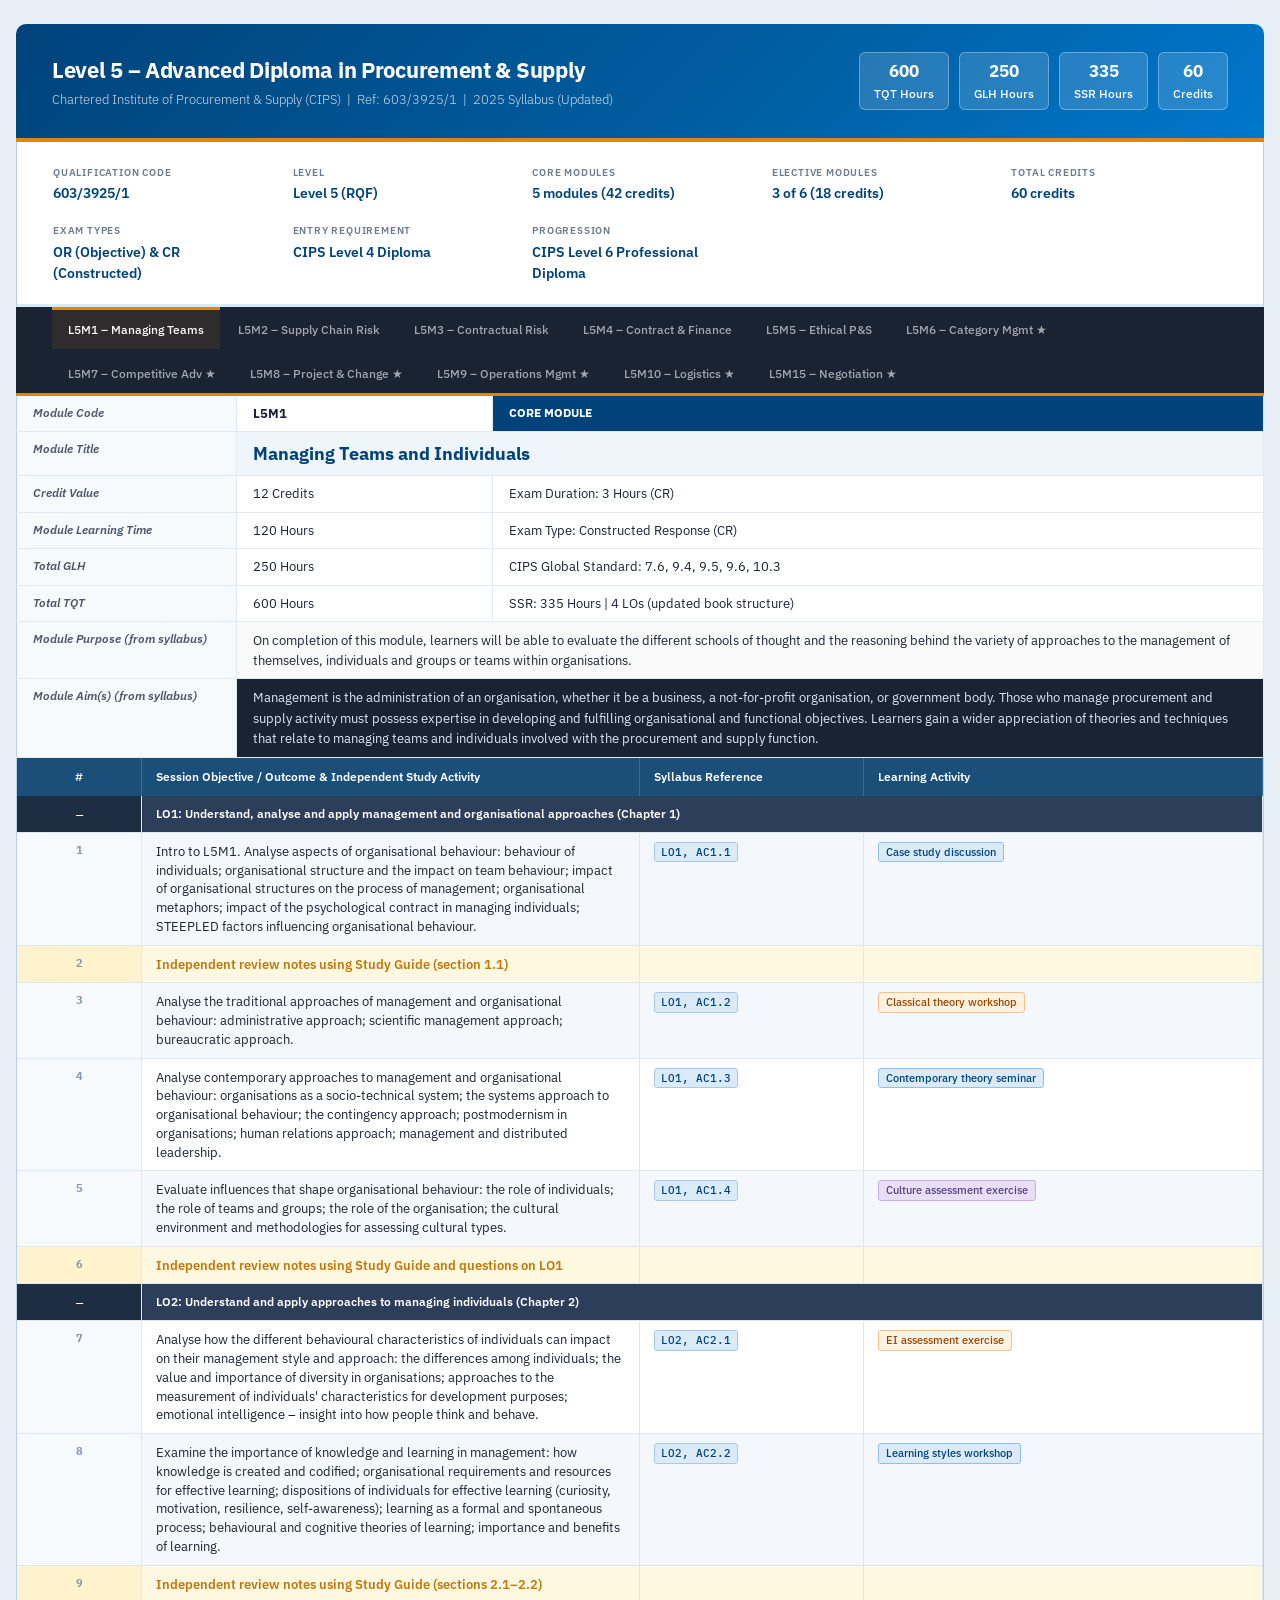
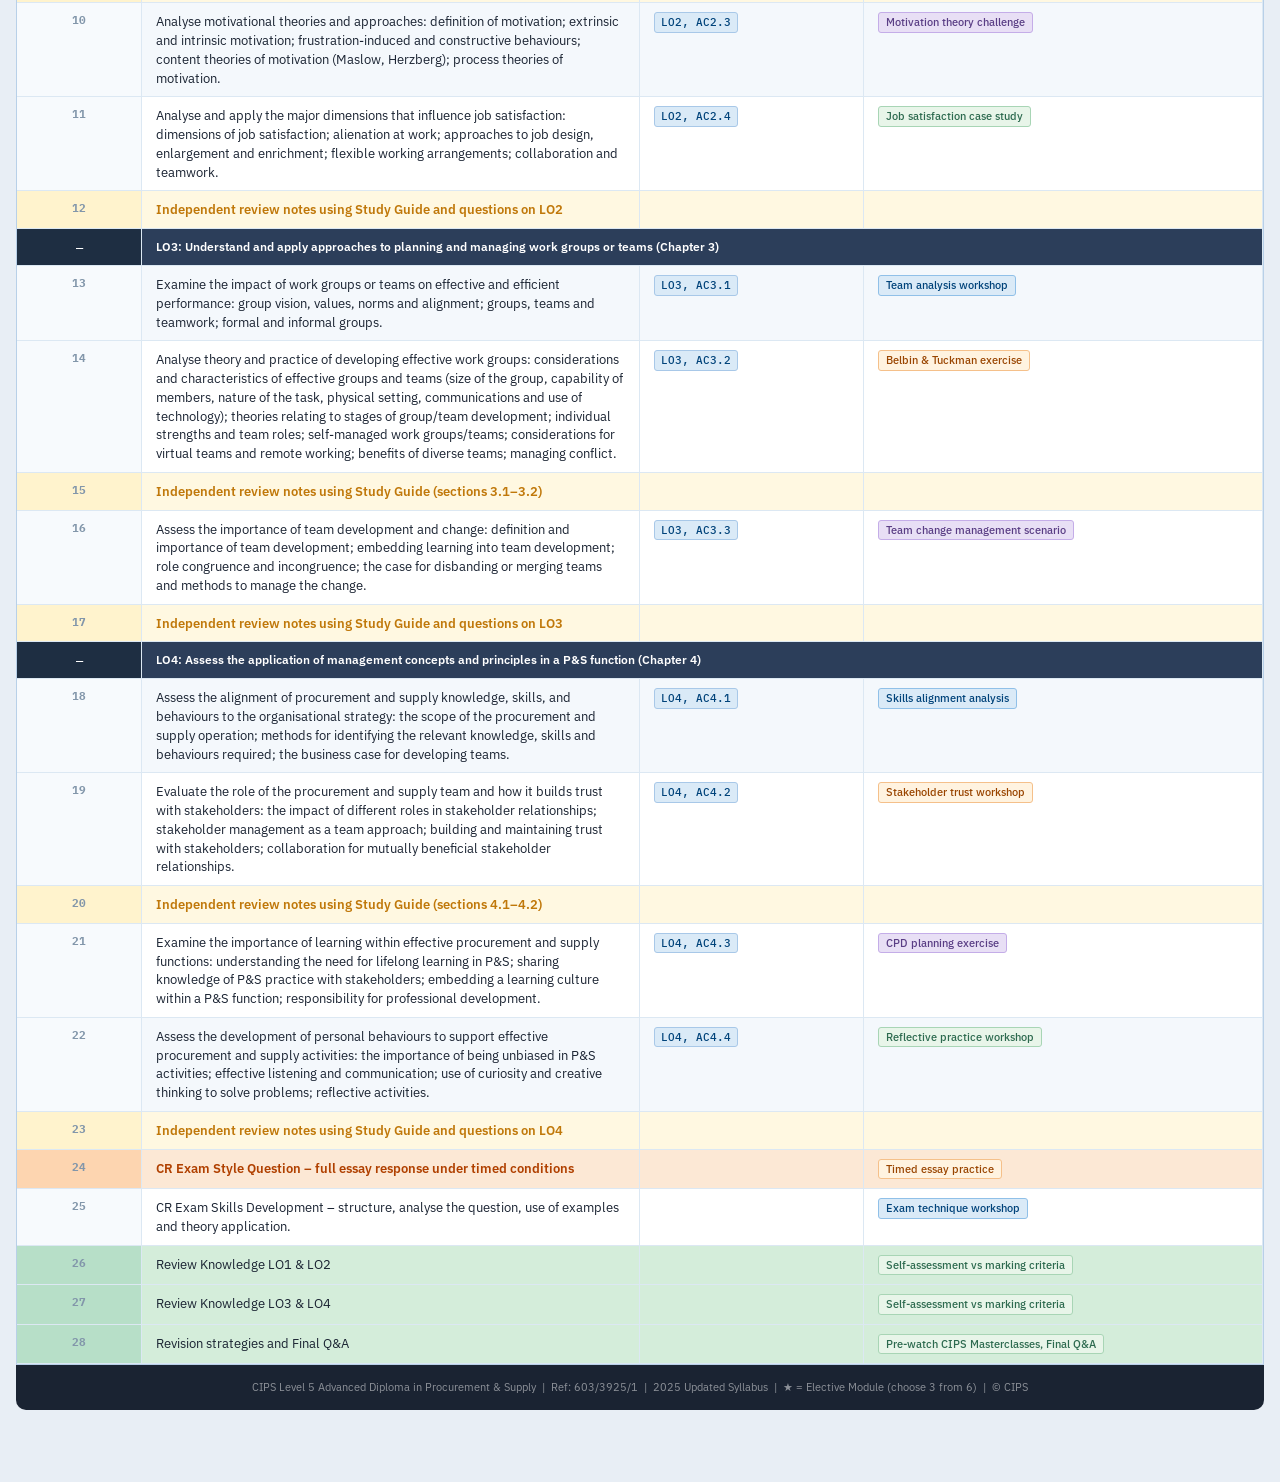
<file: index.html>
<!DOCTYPE html>
<html lang="en">
<head>
  <meta charset="UTF-8">
  <meta name="viewport" content="width=device-width, initial-scale=1.0">
  <title>CIPS Level 5 – Advanced Diploma in Procurement &amp; Supply</title>
  <link rel="stylesheet" href="style.css">
</head>
<body>
<div class="page-wrapper">

  <!-- ══════════════════════════════════════════════
       TOP BANNER
  ══════════════════════════════════════════════ -->
  <div class="top-banner">
    <div>
      <h1>Level 5 – Advanced Diploma in Procurement &amp; Supply</h1>
      <div class="subtitle">Chartered Institute of Procurement &amp; Supply (CIPS) &nbsp;|&nbsp; Ref: 603/3925/1 &nbsp;|&nbsp; 2025 Syllabus (Updated)</div>
    </div>
    <div class="badge-group">
      <div class="badge"><strong>600</strong>TQT Hours</div>
      <div class="badge"><strong>250</strong>GLH Hours</div>
      <div class="badge"><strong>335</strong>SSR Hours</div>
      <div class="badge"><strong>60</strong>Credits</div>
    </div>
  </div>

  <!-- ══════════════════════════════════════════════
       QUALIFICATION OVERVIEW
  ══════════════════════════════════════════════ -->
  <div class="qual-overview">
    <div class="qual-item"><label>Qualification Code</label><div class="val">603/3925/1</div></div>
    <div class="qual-item"><label>Level</label><div class="val">Level 5 (RQF)</div></div>
    <div class="qual-item"><label>Core Modules</label><div class="val">5 modules (42 credits)</div></div>
    <div class="qual-item"><label>Elective Modules</label><div class="val">3 of 6 (18 credits)</div></div>
    <div class="qual-item"><label>Total Credits</label><div class="val">60 credits</div></div>
    <div class="qual-item"><label>Exam Types</label><div class="val">OR (Objective) &amp; CR (Constructed)</div></div>
    <div class="qual-item"><label>Entry Requirement</label><div class="val">CIPS Level 4 Diploma</div></div>
    <div class="qual-item"><label>Progression</label><div class="val">CIPS Level 6 Professional Diploma</div></div>
  </div>

  <!-- ══════════════════════════════════════════════
       MODULE NAVIGATION
  ══════════════════════════════════════════════ -->
  <div class="module-nav">
    <button onclick="showModule('L5M1', this)">L5M1 – Managing Teams</button>
    <button onclick="showModule('L5M2', this)">L5M2 – Supply Chain Risk</button>
    <button onclick="showModule('L5M3', this)">L5M3 – Contractual Risk</button>
    <button onclick="showModule('L5M4', this)">L5M4 – Contract &amp; Finance</button>
    <button onclick="showModule('L5M5', this)">L5M5 – Ethical P&amp;S</button>
    <button onclick="showModule('L5M6', this)">L5M6 – Category Mgmt ★</button>
    <button onclick="showModule('L5M7', this)">L5M7 – Competitive Adv ★</button>
    <button onclick="showModule('L5M8', this)">L5M8 – Project &amp; Change ★</button>
    <button onclick="showModule('L5M9', this)">L5M9 – Operations Mgmt ★</button>
    <button onclick="showModule('L5M10', this)">L5M10 – Logistics ★</button>
    <button onclick="showModule('L5M15', this)">L5M15 – Negotiation ★</button>
  </div>

  <!-- ══════════════════════════════════════════════
       L5M1 – Managing Teams and Individuals (CORE)
  ══════════════════════════════════════════════ -->
  <div id="L5M1" class="module-panel">
    <table class="mod-header-table">
      <tr><td>Module Code</td><td><strong>L5M1</strong></td><td class="core-badge">CORE MODULE</td></tr>
      <tr><td>Module Title</td><td class="title-row" colspan="2">Managing Teams and Individuals</td></tr>
      <tr><td>Credit Value</td><td>12 Credits</td><td>Exam Duration: 3 Hours (CR)</td></tr>
      <tr><td>Module Learning Time</td><td>120 Hours</td><td>Exam Type: Constructed Response (CR)</td></tr>
      <tr><td>Total GLH</td><td>250 Hours</td><td>CIPS Global Standard: 7.6, 9.4, 9.5, 9.6, 10.3</td></tr>
      <tr><td>Total TQT</td><td>600 Hours</td><td>SSR: 335 Hours | 4 LOs (updated book structure)</td></tr>
      <tr><td>Module Purpose <em>(from syllabus)</em></td><td class="purpose-row" colspan="2">On completion of this module, learners will be able to evaluate the different schools of thought and the reasoning behind the variety of approaches to the management of themselves, individuals and groups or teams within organisations.</td></tr>
      <tr><td>Module Aim(s) <em>(from syllabus)</em></td><td class="aim-row" colspan="2">Management is the administration of an organisation, whether it be a business, a not-for-profit organisation, or government body. Those who manage procurement and supply activity must possess expertise in developing and fulfilling organisational and functional objectives. Learners gain a wider appreciation of theories and techniques that relate to managing teams and individuals involved with the procurement and supply function.</td></tr>
    </table>
    <div class="session-section">
      <table class="session-table">
        <thead>
          <tr><th>#</th><th>Session Objective / Outcome &amp; Independent Study Activity</th><th>Syllabus Reference</th><th>Learning Activity</th></tr>
        </thead>
        <tbody>
          <tr class="header-row"><td>—</td><td colspan="3">LO1: Understand, analyse and apply management and organisational approaches (Chapter 1)</td></tr>
          <tr><td>1</td><td>Intro to L5M1. Analyse aspects of organisational behaviour: behaviour of individuals; organisational structure and the impact on team behaviour; impact of organisational structures on the process of management; organisational metaphors; impact of the psychological contract in managing individuals; STEEPLED factors influencing organisational behaviour.</td><td><span class="ref-chip">LO1, AC1.1</span></td><td><span class="activity-tag blue">Case study discussion</span></td></tr>
          <tr class="indep-row"><td>2</td><td class="indep-label">Independent review notes using Study Guide (section 1.1)</td><td></td><td></td></tr>
          <tr><td>3</td><td>Analyse the traditional approaches of management and organisational behaviour: administrative approach; scientific management approach; bureaucratic approach.</td><td><span class="ref-chip">LO1, AC1.2</span></td><td><span class="activity-tag orange">Classical theory workshop</span></td></tr>
          <tr><td>4</td><td>Analyse contemporary approaches to management and organisational behaviour: organisations as a socio-technical system; the systems approach to organisational behaviour; the contingency approach; postmodernism in organisations; human relations approach; management and distributed leadership.</td><td><span class="ref-chip">LO1, AC1.3</span></td><td><span class="activity-tag blue">Contemporary theory seminar</span></td></tr>
          <tr><td>5</td><td>Evaluate influences that shape organisational behaviour: the role of individuals; the role of teams and groups; the role of the organisation; the cultural environment and methodologies for assessing cultural types.</td><td><span class="ref-chip">LO1, AC1.4</span></td><td><span class="activity-tag purple">Culture assessment exercise</span></td></tr>
          <tr class="indep-row"><td>6</td><td class="indep-label">Independent review notes using Study Guide and questions on LO1</td><td></td><td></td></tr>

          <tr class="header-row"><td>—</td><td colspan="3">LO2: Understand and apply approaches to managing individuals (Chapter 2)</td></tr>
          <tr><td>7</td><td>Analyse how the different behavioural characteristics of individuals can impact on their management style and approach: the differences among individuals; the value and importance of diversity in organisations; approaches to the measurement of individuals' characteristics for development purposes; emotional intelligence – insight into how people think and behave.</td><td><span class="ref-chip">LO2, AC2.1</span></td><td><span class="activity-tag orange">EI assessment exercise</span></td></tr>
          <tr><td>8</td><td>Examine the importance of knowledge and learning in management: how knowledge is created and codified; organisational requirements and resources for effective learning; dispositions of individuals for effective learning (curiosity, motivation, resilience, self-awareness); learning as a formal and spontaneous process; behavioural and cognitive theories of learning; importance and benefits of learning.</td><td><span class="ref-chip">LO2, AC2.2</span></td><td><span class="activity-tag blue">Learning styles workshop</span></td></tr>
          <tr class="indep-row"><td>9</td><td class="indep-label">Independent review notes using Study Guide (sections 2.1–2.2)</td><td></td><td></td></tr>
          <tr><td>10</td><td>Analyse motivational theories and approaches: definition of motivation; extrinsic and intrinsic motivation; frustration-induced and constructive behaviours; content theories of motivation (Maslow, Herzberg); process theories of motivation.</td><td><span class="ref-chip">LO2, AC2.3</span></td><td><span class="activity-tag purple">Motivation theory challenge</span></td></tr>
          <tr><td>11</td><td>Analyse and apply the major dimensions that influence job satisfaction: dimensions of job satisfaction; alienation at work; approaches to job design, enlargement and enrichment; flexible working arrangements; collaboration and teamwork.</td><td><span class="ref-chip">LO2, AC2.4</span></td><td><span class="activity-tag">Job satisfaction case study</span></td></tr>
          <tr class="indep-row"><td>12</td><td class="indep-label">Independent review notes using Study Guide and questions on LO2</td><td></td><td></td></tr>

          <tr class="header-row"><td>—</td><td colspan="3">LO3: Understand and apply approaches to planning and managing work groups or teams (Chapter 3)</td></tr>
          <tr><td>13</td><td>Examine the impact of work groups or teams on effective and efficient performance: group vision, values, norms and alignment; groups, teams and teamwork; formal and informal groups.</td><td><span class="ref-chip">LO3, AC3.1</span></td><td><span class="activity-tag blue">Team analysis workshop</span></td></tr>
          <tr><td>14</td><td>Analyse theory and practice of developing effective work groups: considerations and characteristics of effective groups and teams (size of the group, capability of members, nature of the task, physical setting, communications and use of technology); theories relating to stages of group/team development; individual strengths and team roles; self-managed work groups/teams; considerations for virtual teams and remote working; benefits of diverse teams; managing conflict.</td><td><span class="ref-chip">LO3, AC3.2</span></td><td><span class="activity-tag orange">Belbin &amp; Tuckman exercise</span></td></tr>
          <tr class="indep-row"><td>15</td><td class="indep-label">Independent review notes using Study Guide (sections 3.1–3.2)</td><td></td><td></td></tr>
          <tr><td>16</td><td>Assess the importance of team development and change: definition and importance of team development; embedding learning into team development; role congruence and incongruence; the case for disbanding or merging teams and methods to manage the change.</td><td><span class="ref-chip">LO3, AC3.3</span></td><td><span class="activity-tag purple">Team change management scenario</span></td></tr>
          <tr class="indep-row"><td>17</td><td class="indep-label">Independent review notes using Study Guide and questions on LO3</td><td></td><td></td></tr>

          <tr class="header-row"><td>—</td><td colspan="3">LO4: Assess the application of management concepts and principles in a P&amp;S function (Chapter 4)</td></tr>
          <tr><td>18</td><td>Assess the alignment of procurement and supply knowledge, skills, and behaviours to the organisational strategy: the scope of the procurement and supply operation; methods for identifying the relevant knowledge, skills and behaviours required; the business case for developing teams.</td><td><span class="ref-chip">LO4, AC4.1</span></td><td><span class="activity-tag blue">Skills alignment analysis</span></td></tr>
          <tr><td>19</td><td>Evaluate the role of the procurement and supply team and how it builds trust with stakeholders: the impact of different roles in stakeholder relationships; stakeholder management as a team approach; building and maintaining trust with stakeholders; collaboration for mutually beneficial stakeholder relationships.</td><td><span class="ref-chip">LO4, AC4.2</span></td><td><span class="activity-tag orange">Stakeholder trust workshop</span></td></tr>
          <tr class="indep-row"><td>20</td><td class="indep-label">Independent review notes using Study Guide (sections 4.1–4.2)</td><td></td><td></td></tr>
          <tr><td>21</td><td>Examine the importance of learning within effective procurement and supply functions: understanding the need for lifelong learning in P&amp;S; sharing knowledge of P&amp;S practice with stakeholders; embedding a learning culture within a P&amp;S function; responsibility for professional development.</td><td><span class="ref-chip">LO4, AC4.3</span></td><td><span class="activity-tag purple">CPD planning exercise</span></td></tr>
          <tr><td>22</td><td>Assess the development of personal behaviours to support effective procurement and supply activities: the importance of being unbiased in P&amp;S activities; effective listening and communication; use of curiosity and creative thinking to solve problems; reflective activities.</td><td><span class="ref-chip">LO4, AC4.4</span></td><td><span class="activity-tag">Reflective practice workshop</span></td></tr>
          <tr class="indep-row"><td>23</td><td class="indep-label">Independent review notes using Study Guide and questions on LO4</td><td></td><td></td></tr>
          <tr class="exam-row"><td>24</td><td class="exam-label">CR Exam Style Question – full essay response under timed conditions</td><td></td><td><span class="activity-tag orange">Timed essay practice</span></td></tr>
          <tr><td>25</td><td>CR Exam Skills Development – structure, analyse the question, use of examples and theory application.</td><td></td><td><span class="activity-tag blue">Exam technique workshop</span></td></tr>
          <tr class="review-row"><td>26</td><td>Review Knowledge LO1 &amp; LO2</td><td></td><td><span class="activity-tag">Self-assessment vs marking criteria</span></td></tr>
          <tr class="review-row"><td>27</td><td>Review Knowledge LO3 &amp; LO4</td><td></td><td><span class="activity-tag">Self-assessment vs marking criteria</span></td></tr>
          <tr class="review-row"><td>28</td><td>Revision strategies and Final Q&amp;A</td><td></td><td><span class="activity-tag">Pre-watch CIPS Masterclasses, Final Q&amp;A</span></td></tr>
        </tbody>
      </table>
    </div>
  </div>

  <!-- ══════════════════════════════════════════════
       L5M2 – Managing Supply Chain Risk (CORE)
  ══════════════════════════════════════════════ -->
  <div id="L5M2" class="module-panel">
    <table class="mod-header-table">
      <tr><td>Module Code</td><td><strong>L5M2</strong></td><td class="core-badge">CORE MODULE</td></tr>
      <tr><td>Module Title</td><td class="title-row" colspan="2">Managing Supply Chain Risk</td></tr>
      <tr><td>Credit Value</td><td>6 Credits</td><td>Exam Duration: 1.5 Hours (OR)</td></tr>
      <tr><td>Module Learning Time</td><td>60 Hours</td><td>Exam Type: Objective Response (OR)</td></tr>
      <tr><td>Total GLH</td><td>250 Hours</td><td>CIPS Global Standard: 8.4</td></tr>
      <tr><td>Total TQT</td><td>600 Hours</td><td>SSR: 335 Hours | ESG fully integrated (2025 New Book)</td></tr>
      <tr><td>Module Purpose <em>(from syllabus)</em></td><td class="purpose-row" colspan="2">On completion of this module, learners will be able to appraise a variety of tools and techniques to establish the level of risk in supply chains and to recommend and apply ways of avoiding, mitigating or managing risk.</td></tr>
      <tr><td>Module Aim(s) <em>(from syllabus)</em></td><td class="aim-row" colspan="2">Risk management is a central part of an organisation's strategy. The supply chain is by its very nature a complex activity which is therefore susceptible to risk and its associated impacts. This module enables learners to examine the nature of supply chain risk and to evaluate mitigation techniques available. Learners will undertake risk analysis, consider the advantages of a risk register, and apply a range of appropriate risk management tools and techniques to the supply chain. ESG (Environmental, Social and Governance) considerations are fully integrated throughout this updated module.</td></tr>
    </table>
    <div class="session-section">
      <table class="session-table">
        <thead>
          <tr><th>#</th><th>Session Objective / Outcome &amp; Independent Study Activity</th><th>Syllabus Reference</th><th>Learning Activity</th></tr>
        </thead>
        <tbody>
          <tr class="header-row"><td>—</td><td colspan="3">LO1: Understand the nature of risk affecting supply chains (Chapter 1)</td></tr>
          <tr><td>1</td><td>Analyse different types of risk: definitions of risks, hazards, exposure and risk appetite; categories of risk (financial, strategic, operational, hazard); ESG risks impacting supply chains; tools for assessing internal and external sources of risk; positive and negative consequences of risk; direct and indirect losses.</td><td><span class="ref-chip">LO1, AC1.1</span></td><td><span class="activity-tag blue">Risk category mapping</span></td></tr>
          <tr class="indep-row"><td>2</td><td class="indep-label">Independent review notes using Study Guide (sections 1.1.1–1.1.6)</td><td></td><td></td></tr>
          <tr><td>3</td><td>Assess operational risks in supply chains: contract failure; financial risks (currency, cash flow, insolvency); quality failure; security of supply; technology; logistics complexity; risks in outsourcing and offshoring; ESG risks impacting supply chains.</td><td><span class="ref-chip">LO1, AC1.2</span></td><td><span class="activity-tag orange">Operational risk mapping</span></td></tr>
          <tr><td>4</td><td>Compare methods for eliminating fraud and corruption in supply chains: types of corruption; types of fraud; governance of fraud and corruption in supply chains; use of ethical codes including the CIPS Code of Conduct to support the elimination of risk.</td><td><span class="ref-chip">LO1, AC1.3</span></td><td><span class="activity-tag purple">CIPS Code of Conduct case study</span></td></tr>
          <tr><td>5</td><td>Assess ESG risks in supply chains impacting on organisational ESG considerations: defining ESG in context of sustainable procurement and supply; how environmental supply chain risks impact organisational ESG; how social supply chain risks impact organisational ESG; how governance supply chain risks impact organisational ESG; standards for sustainable procurement (ISO standards, UN, ILO, local sustainability standards).</td><td><span class="ref-chip">LO1, AC1.4</span></td><td><span class="activity-tag">ESG standards analysis</span></td></tr>
          <tr class="indep-row"><td>6</td><td class="indep-label">Independent review notes using Study Guide and questions on LO1</td><td></td><td></td></tr>

          <tr class="header-row"><td>—</td><td colspan="3">LO2: Understand processes in managing risk in supply chains (Chapter 2)</td></tr>
          <tr><td>7</td><td>Examine use of contractual terms to help manage risk in supply chains: purpose and use of model form contracts (NEC, FIDIC); purpose and development of indemnity and liability clauses; purpose and use of clauses for testing, inspection and acceptance; impact of force majeure clauses; global sourcing considerations and ensuring compliance to standards.</td><td><span class="ref-chip">LO2, AC2.1</span></td><td><span class="activity-tag blue">Model form contract analysis</span></td></tr>
          <tr><td>8</td><td>Analyse use of third-parties in risk management in supply chains: use of third-party providers for credit rating, debt factoring and related business services; use of third-party providers for auditing risks including ESG risks in supply chains; use of third-party providers for disaster recovery services.</td><td><span class="ref-chip">LO2, AC2.2</span></td><td><span class="activity-tag orange">Third party risk exercise</span></td></tr>
          <tr><td>9</td><td>Assess use of insurances for supply chain risks: use of insurance in managing supply chain risk; legal principles of insurance; categories of insurance (employers and public liability, professional indemnity, product liability, trade credit); insurance claims, underwriting and supply chain risk management.</td><td><span class="ref-chip">LO2, AC2.3</span></td><td><span class="activity-tag">Insurance type matching activity</span></td></tr>
          <tr><td>10</td><td>Examine use of contingency plans in response to risks in supply chains: components of a business continuity plan and disaster recovery plan; definitions and purpose of disaster recovery and business continuity planning; importance of reviewing and testing contingency plans.</td><td><span class="ref-chip">LO2, AC2.4</span></td><td><span class="activity-tag purple">BCP/DRP drafting exercise</span></td></tr>
          <tr class="indep-row"><td>11</td><td class="indep-label">Independent review notes using Study Guide and questions on LO2</td><td></td><td></td></tr>

          <tr class="header-row"><td>—</td><td colspan="3">LO3: Understand risk mitigation strategies in supply chains (Chapter 3)</td></tr>
          <tr><td>12</td><td>Evaluate use of probability and impact assessments: methodologies for assessing probability and impact of risk; vulnerability assessments; collating statistical evidence of risks; use of probability theory and statistical distribution methods to determine the likelihood of risk.</td><td><span class="ref-chip">LO3, AC3.1</span></td><td><span class="activity-tag blue">Probability calculation exercise</span></td></tr>
          <tr><td>13</td><td>Analyse and propose how risk assessments and risk registers can mitigate risks in a supply chain: creation and use of templates for risk assessments and risk registers; engaging stakeholders in the development and review of risk assessment and registers; importance of reporting and action plans in risk management.</td><td><span class="ref-chip">LO3, AC3.2</span></td><td><span class="activity-tag orange">Risk register completion task</span></td></tr>
          <tr><td>14</td><td>Explain development of a risk management culture and strategy to improve supply chains: developing a strategic approach to risk management; role of organisational culture in the management of supply chain risk; risk management process and development of risk management plans; resource requirements for effective supply chain risk management; supply chain risk visibility and reporting to stakeholders.</td><td><span class="ref-chip">LO3, AC3.3</span></td><td><span class="activity-tag purple">Risk strategy workshop</span></td></tr>
          <tr class="indep-row"><td>15</td><td class="indep-label">Independent review notes using Study Guide and questions on LO3 – Final Revision</td><td></td><td></td></tr>
          <tr class="exam-row"><td>16</td><td class="exam-label">OR Exam Practice – timed objective response questions across all LOs</td><td></td><td><span class="activity-tag orange">Practice OR paper</span></td></tr>
          <tr class="review-row"><td>17</td><td>Review Knowledge LO1 &amp; LO2 – Final Revision</td><td></td><td><span class="activity-tag">Pre-watch CIPS Masterclasses, Final Q&amp;A</span></td></tr>
        </tbody>
      </table>
    </div>
  </div>

  <!-- ══════════════════════════════════════════════
       L5M3 – Managing Contractual Risk (CORE)
  ══════════════════════════════════════════════ -->
  <div id="L5M3" class="module-panel">
    <table class="mod-header-table">
      <tr><td>Module Code</td><td><strong>L5M3</strong></td><td class="core-badge">CORE MODULE</td></tr>
      <tr><td>Module Title</td><td class="title-row" colspan="2">Managing Contractual Risk in Procurement and Supply</td></tr>
      <tr><td>Credit Value</td><td>6 Credits</td><td>Exam Duration: 1.5 Hours (OR)</td></tr>
      <tr><td>Module Learning Time</td><td>60 Hours</td><td>Exam Type: Objective Response (OR)</td></tr>
      <tr><td>Total GLH</td><td>250 Hours</td><td>CIPS Global Standard: 6.7, 8.5</td></tr>
      <tr><td>Total TQT</td><td>600 Hours</td><td>SSR: 335 Hours | Updated LOs with ESG integration (2025)</td></tr>
      <tr><td>Module Purpose <em>(from syllabus)</em></td><td class="purpose-row" colspan="2">On completion of this module, learners will be able to explain the main legal aspects of contracts for procurement and supply, and select appropriate remedies to breach of contract and to manage disputes.</td></tr>
      <tr><td>Module Aim(s) <em>(from syllabus)</em></td><td class="aim-row" colspan="2">The contracting process is a critical element of the procurement and supply role. Contracts need to be properly formed and managed to reduce the risk of dispute or contractual failure. This module is designed for those with responsibility for managing contracts and requires learners to apply legal concepts and contractual measures to minimise risk, and to evaluate responses to contractual disputes.</td></tr>
    </table>
    <div class="session-section">
      <table class="session-table">
        <thead>
          <tr><th>#</th><th>Session Objective / Outcome &amp; Independent Study Activity</th><th>Syllabus Reference</th><th>Learning Activity</th></tr>
        </thead>
        <tbody>
          <tr class="header-row"><td>—</td><td colspan="3">LO1: Understand the legal aspects of forming contracts for procurement and supply (Chapter 1)</td></tr>
          <tr><td>1</td><td>Analyse the essential elements of a legally binding contract: offer and acceptance; consideration; intention to create legal relations; capacity; certainty of terms; conditions and warranties; representations and their legal effect.</td><td><span class="ref-chip">LO1, AC1.1</span></td><td><span class="activity-tag blue">Contract formation analysis</span></td></tr>
          <tr><td>2</td><td>Examine the use of standard terms and contract formation in procurement and supply: battle of the forms; incorporation of terms; use of standard terms in international contracts (INCOTERMS); use of model form contracts; importance of entire agreement clauses.</td><td><span class="ref-chip">LO1, AC1.2</span></td><td><span class="activity-tag orange">Battle of the forms exercise</span></td></tr>
          <tr class="indep-row"><td>3</td><td class="indep-label">Independent review notes using Study Guide (sections 1.1–1.2)</td><td></td><td></td></tr>
          <tr><td>4</td><td>Assess the use of contract terms to manage risks: use of indemnity and liability clauses; force majeure and hardship clauses; liquidated damages; exclusion and limitation clauses; title retention clauses; ESG-related contractual provisions.</td><td><span class="ref-chip">LO1, AC1.3</span></td><td><span class="activity-tag purple">Clause analysis workshop</span></td></tr>
          <tr><td>5</td><td>Analyse the implications of different types of contract: fixed-price contracts; cost-plus contracts; framework agreements; call-off contracts; public sector procurement regulations; international contract law considerations.</td><td><span class="ref-chip">LO1, AC1.4</span></td><td><span class="activity-tag">Contract type comparison</span></td></tr>
          <tr class="indep-row"><td>6</td><td class="indep-label">Independent review notes using Study Guide and questions on LO1</td><td></td><td></td></tr>

          <tr class="header-row"><td>—</td><td colspan="3">LO2: Understand remedies available for breach of contract in procurement and supply (Chapter 2)</td></tr>
          <tr><td>7</td><td>Assess the legal remedies available for breach of contract: types of breach; damages (general, special, remoteness); equitable remedies (specific performance, injunctions); restitution; liquidated damages and penalty clauses.</td><td><span class="ref-chip">LO2, AC2.1</span></td><td><span class="activity-tag blue">Remedies mapping exercise</span></td></tr>
          <tr><td>8</td><td>Examine the principles of contract termination: termination by performance; termination by agreement; termination for breach; frustration of contract; consequences of termination; step-in rights.</td><td><span class="ref-chip">LO2, AC2.2</span></td><td><span class="activity-tag orange">Termination clause analysis</span></td></tr>
          <tr><td>9</td><td>Analyse how disputes can arise in procurement and supply contracts and methods for managing disputes: causes of contractual disputes; dispute management plans; escalation procedures; without prejudice communications.</td><td><span class="ref-chip">LO2, AC2.3</span></td><td><span class="activity-tag purple">Dispute scenario workshop</span></td></tr>
          <tr class="indep-row"><td>10</td><td class="indep-label">Independent review notes using Study Guide and questions on LO2</td><td></td><td></td></tr>

          <tr class="header-row"><td>—</td><td colspan="3">LO3: Understand approaches to resolving contractual disputes in procurement and supply (Chapter 3)</td></tr>
          <tr><td>11</td><td>Assess methods of alternative dispute resolution (ADR): negotiation; mediation; conciliation; expert determination; adjudication; arbitration; litigation – when each applies and comparative advantages.</td><td><span class="ref-chip">LO3, AC3.1</span></td><td><span class="activity-tag blue">ADR method comparison</span></td></tr>
          <tr><td>12</td><td>Examine how arbitration and litigation are used for resolving disputes: arbitration process and its advantages; enforcement of arbitral awards; court litigation process; jurisdiction issues in international contracts.</td><td><span class="ref-chip">LO3, AC3.2</span></td><td><span class="activity-tag orange">Arbitration vs Litigation case study</span></td></tr>
          <tr class="indep-row"><td>13</td><td class="indep-label">Independent review notes using Study Guide and questions on LO3</td><td></td><td></td></tr>
          <tr class="exam-row"><td>14</td><td class="exam-label">OR Exam Practice – timed objective response questions across all LOs</td><td></td><td><span class="activity-tag orange">Practice OR paper</span></td></tr>
          <tr class="review-row"><td>15</td><td>Review Knowledge LO1, LO2 &amp; LO3 – Final Revision</td><td></td><td><span class="activity-tag">Pre-watch CIPS Masterclasses, Final Q&amp;A</span></td></tr>
        </tbody>
      </table>
    </div>
  </div>

  <!-- ══════════════════════════════════════════════
       L5M4 – Advanced Contract and Financial Management (CORE)
  ══════════════════════════════════════════════ -->
  <div id="L5M4" class="module-panel">
    <table class="mod-header-table">
      <tr><td>Module Code</td><td><strong>L5M4</strong></td><td class="core-badge">CORE MODULE</td></tr>
      <tr><td>Module Title</td><td class="title-row" colspan="2">Advanced Contract and Financial Management</td></tr>
      <tr><td>Credit Value</td><td>12 Credits</td><td>Exam Duration: 3 Hours (CR)</td></tr>
      <tr><td>Module Learning Time</td><td>120 Hours</td><td>Exam Type: Constructed Response (CR)</td></tr>
      <tr><td>Total GLH</td><td>250 Hours</td><td>CIPS Global Standard: 6.7, 6.8, 7.6, 8.5</td></tr>
      <tr><td>Total TQT</td><td>600 Hours</td><td>SSR: 335 Hours | 4 LOs; ESG &amp; numerical calculations emphasis (2025)</td></tr>
      <tr><td>Module Purpose <em>(from syllabus)</em></td><td class="purpose-row" colspan="2">On completion of this module, learners will be able to develop measures to ensure and improve contract performance as they assess the concept and use of strategic sourcing and also consider financial aspects that may impact procurement and supply activity. The 2025 update places greater emphasis on calculating and interpreting numerical performance measures, finance and accounting.</td></tr>
      <tr><td>Module Aim(s) <em>(from syllabus)</em></td><td class="aim-row" colspan="2">A significant element of the procurement and supply function is based around the contracting process. Those managing contracts must have a clear understanding of strategic contractual performance measures. Financial management refers to the efficient and effective management of funds to accomplish organisational objectives. This module is designed for those with responsibility for contracting elements who must also have a strategic awareness of the impact of financial aspects of their discipline. ESG is now integrated throughout all four learning outcomes.</td></tr>
    </table>
    <div class="session-section">
      <table class="session-table">
        <thead>
          <tr><th>#</th><th>Session Objective / Outcome &amp; Independent Study Activity</th><th>Syllabus Reference</th><th>Learning Activity</th></tr>
        </thead>
        <tbody>
          <tr class="header-row"><td>—</td><td colspan="3">LO1: Understand and apply tools and techniques to measure and develop contract performance (Chapter 1)</td></tr>
          <tr><td>1</td><td>Assess application of KPIs in delivering contract performance: effectiveness of supplier relationships; cost; quality; delivery; safety; ESG (Environmental, Social and Governance) considerations; product development.</td><td><span class="ref-chip">LO1, AC1.1</span></td><td><span class="activity-tag blue">KPI design exercise</span></td></tr>
          <tr><td>2</td><td>Evaluate methods of measuring and improving contract performance: sources of data and analysis in relation to cost, quality, delivery, safety and ESG considerations; measures supporting improvement of ESG considerations; measures supporting improvement of innovation; measures assessing product development time to market; role of qualitative and quantitative data; calculate and analyse return on investment; assess opportunities for data systems integration across supply chains.</td><td><span class="ref-chip">LO1, AC1.2</span></td><td><span class="activity-tag orange">ROI calculation exercise</span></td></tr>
          <tr class="indep-row"><td>3</td><td class="indep-label">Independent review notes using Study Guide (sections 1.1–1.2)</td><td></td><td></td></tr>
          <tr><td>4</td><td>Examine approaches available for supplier contract performance: context and scope for supplier contract development; supplier capability assessments; learning, knowledge and technology transfer between and across organisations; collaborative product/service development (cross-functional working, early supplier involvement, supplier networks, co-ordination and forums); continuous improvement strategies, action plans and reviews.</td><td><span class="ref-chip">LO1, AC1.3</span></td><td><span class="activity-tag">Supplier development plan</span></td></tr>
          <tr><td>5</td><td>Assess scope and developments to improve ESG considerations in supply chains: environmental measures; social and social value measures; governance measures; new supply chain finance.</td><td><span class="ref-chip">LO1, AC1.4</span></td><td><span class="activity-tag purple">ESG improvement measures task</span></td></tr>
          <tr class="indep-row"><td>6</td><td class="indep-label">Independent review notes using Study Guide and questions on LO1</td><td></td><td></td></tr>

          <tr class="header-row"><td>—</td><td colspan="3">LO2: Understand and apply the concept of strategic sourcing (Chapter 2)</td></tr>
          <tr><td>7</td><td>Assess market factors influencing strategic sourcing: industry dynamics; pricing behaviour; financial data relating to suppliers; market demand and supply factors; business motivations, cost margins and working practices of key suppliers; internal stakeholder involvement; ESG considerations.</td><td><span class="ref-chip">LO2, AC2.1</span></td><td><span class="activity-tag blue">Market analysis workshop</span></td></tr>
          <tr><td>8</td><td>Examine assessment of sourcing options and trade-offs for strategic supply: contract type and duration; competitive vs. non-competitive sourcing; number of suppliers and vetting strategies; marketplace competition and role of competition regulators; direct negotiation; joint proposition improvement; supply chain visibility.</td><td><span class="ref-chip">LO2, AC2.2</span></td><td><span class="activity-tag orange">Sourcing options matrix</span></td></tr>
          <tr class="indep-row"><td>9</td><td class="indep-label">Independent review notes using Study Guide</td><td></td><td></td></tr>
          <tr><td>10</td><td>Analyse a strategic assessment plan for a key supplier: capacity and capability; planning; quality control systems; security; technical expertise; reputation and time established; trading with competitors; future expansion opportunities / partnership potential; sensitivity analysis and calculation of investment outcomes; supplier performance based on financial data (calculate % change in revenues, costs and profits); sales forecast data and calculation of variances when comparing with the wider market.</td><td><span class="ref-chip">LO2, AC2.3</span></td><td><span class="activity-tag purple">Supplier financial data calculation</span></td></tr>
          <tr class="indep-row"><td>11</td><td class="indep-label">Independent review notes using Study Guide and questions on LO2</td><td></td><td></td></tr>

          <tr class="header-row"><td>—</td><td colspan="3">LO3: Understand and apply financial techniques that affect supply chains (Chapter 3)</td></tr>
          <tr><td>12</td><td>Analyse how finance can impact on supply chains: role of financial management in supply chains; options and risks of working capital funding and role of credit insurance; project funding options and assessment of cost of capital using WACC (Weighted Average Cost of Capital); medium and long-term financing options; financing of investments, corporate financing options, and the role of dividends.</td><td><span class="ref-chip">LO3, AC3.1</span></td><td><span class="activity-tag blue">WACC calculation exercise</span></td></tr>
          <tr><td>13</td><td>Appraise methods for managing the volatility of currencies in supply chains: calculation of changes in indices to inform cost analysis; fixed and floating exchange rates; demand and supply factors in foreign exchange and reasons for exchange rate volatility; spot, forward and derivative instruments in foreign exchange; services provided by the banking sector in foreign exchange.</td><td><span class="ref-chip">LO3, AC3.2</span></td><td><span class="activity-tag orange">Currency hedging simulation</span></td></tr>
          <tr><td>14</td><td>Analyse methods for managing the volatility of commodities: types of commodities; operation of commodity markets; role of speculation in commodity markets; operation of spot, forward, futures and hedging in the buying and selling of commodities; operation of Contract for Difference (CFD) in commodity markets.</td><td><span class="ref-chip">LO3, AC3.3</span></td><td><span class="activity-tag purple">Commodity price case study</span></td></tr>
          <tr class="indep-row"><td>15</td><td class="indep-label">Independent review notes using Study Guide and questions on LO3</td><td></td><td></td></tr>

          <tr class="header-row"><td>—</td><td colspan="3">LO4: Analyse and apply financial and performance measures that can affect the supply chain (Chapter 4)</td></tr>
          <tr><td>16</td><td>Assess financial measures that can be applied to performance of the supply chain: calculation and evaluation of performance measures linked to cost, time, quality and customer satisfaction; calculate and evaluate financial measures of efficiency – ROCE, cash flow, sales growth, investment (IRR and NPV) and variances over time; assessment of measures (stock turn, share yield and earnings per share); use, interpretation and limitations of balanced scorecards.</td><td><span class="ref-chip">LO4, AC4.1</span></td><td><span class="activity-tag blue">Financial metrics calculation</span></td></tr>
          <tr><td>17</td><td>Examine impact of stakeholder feedback on supply chain performance: purpose of stakeholder feedback in developing supply chain performance; devising metrics of performance including feedback from third-parties, suppliers and other stakeholders; receiving feedback, reporting structures and processes.</td><td><span class="ref-chip">LO4, AC4.2</span></td><td><span class="activity-tag orange">Stakeholder feedback workshop</span></td></tr>
          <tr><td>18</td><td>Analyse approaches to benchmarking that can be applied to measuring supply chain performance: use and limitations of benchmarking in supply chains; supplier involvement in performance improvement; ethical approach to the collection, storage, and use of benchmarking data.</td><td><span class="ref-chip">LO4, AC4.3</span></td><td><span class="activity-tag purple">Benchmarking ethics task</span></td></tr>
          <tr class="indep-row"><td>19</td><td class="indep-label">Independent review notes using Study Guide and questions on LO4</td><td></td><td></td></tr>
          <tr class="exam-row"><td>20</td><td class="exam-label">CR Exam Style Question – full essay response under timed conditions</td><td></td><td><span class="activity-tag orange">Timed CR essay practice</span></td></tr>
          <tr class="review-row"><td>21</td><td>Review Knowledge LO1 &amp; LO2</td><td></td><td><span class="activity-tag">Self-assessment vs marking criteria</span></td></tr>
          <tr class="review-row"><td>22</td><td>Review Knowledge LO3 &amp; LO4</td><td></td><td><span class="activity-tag">Self-assessment vs marking criteria</span></td></tr>
          <tr class="review-row"><td>23</td><td>Revision strategies and Final Q&amp;A</td><td></td><td><span class="activity-tag">Pre-watch CIPS Masterclasses, Final Q&amp;A</span></td></tr>
        </tbody>
      </table>
    </div>
  </div>

  <!-- ══════════════════════════════════════════════
       L5M5 – Managing Ethical Procurement and Supply (CORE)
  ══════════════════════════════════════════════ -->
  <div id="L5M5" class="module-panel">
    <table class="mod-header-table">
      <tr><td>Module Code</td><td><strong>L5M5</strong></td><td class="core-badge">CORE MODULE</td></tr>
      <tr><td>Module Title</td><td class="title-row" colspan="2">Managing Ethical Procurement and Supply</td></tr>
      <tr><td>Credit Value</td><td>6 Credits</td><td>Exam Duration: 1.5 Hours (OR)</td></tr>
      <tr><td>Module Learning Time</td><td>60 Hours</td><td>Exam Type: Objective Response (OR)</td></tr>
      <tr><td>Total GLH</td><td>250 Hours</td><td>CIPS Global Standard: 2.4, 6.9, 7.6, 11.4</td></tr>
      <tr><td>Total TQT</td><td>600 Hours</td><td>SSR: 335 Hours | ESG fully integrated &amp; restructured (2025 New Book)</td></tr>
      <tr><td>Module Purpose <em>(from syllabus)</em></td><td class="purpose-row" colspan="2">On completion of this module, learners will be able to explain the impact of and initiatives to improve sustainability and the managerial approaches to promote ethical practices in procurement and supply. ESG (Environmental, Social and Governance) is now the central framework throughout all three learning outcomes.</td></tr>
      <tr><td>Module Aim(s) <em>(from syllabus)</em></td><td class="aim-row" colspan="2">The global economy requires organisations to address ethical challenges of global sourcing. This module gives those with managerial responsibility for P&amp;S an understanding of the impact of ESG (Environmental, Social and Governance) considerations and ethics on the supply chain, and the opportunity to analyse initiatives to improve practice and ensure compliance with international standards. The 2025 book fully restructures all LOs around the ESG framework, with a much greater emphasis on ESG policy development, ED&amp;I, and updated fair trade standards.</td></tr>
    </table>
    <div class="session-section">
      <table class="session-table">
        <thead>
          <tr><th>#</th><th>Session Objective / Outcome &amp; Independent Study Activity</th><th>Syllabus Reference</th><th>Learning Activity</th></tr>
        </thead>
        <tbody>
          <tr class="header-row"><td>—</td><td colspan="3">LO1: Understand the impact of ESG considerations on ethical and sustainable supply chains (Chapter 1)</td></tr>
          <tr><td>1</td><td>Analyse the concept of ESG in procurement and supply: defining ESG (Environmental, Social and Governance); relationship between ESG and ethical procurement; stakeholder expectations of ESG; ESG regulatory frameworks and reporting standards; ESG policy development in organisations.</td><td><span class="ref-chip">LO1, AC1.1</span></td><td><span class="activity-tag blue">ESG framework mapping</span></td></tr>
          <tr><td>2</td><td>Assess the environmental impact of supply chains and procurement activities: carbon footprint and lifecycle assessment; circular economy principles; sustainable resource management; waste reduction; biodiversity and natural capital considerations; environmental reporting.</td><td><span class="ref-chip">LO1, AC1.2</span></td><td><span class="activity-tag orange">Carbon footprint analysis</span></td></tr>
          <tr class="indep-row"><td>3</td><td class="indep-label">Independent review notes using Study Guide (sections 1.1–1.2)</td><td></td><td></td></tr>
          <tr><td>4</td><td>Analyse social sustainability in supply chains: fair trade principles and standards; labour rights and modern slavery (UK Modern Slavery Act, ILO conventions); equality, diversity and inclusion (ED&amp;I) in supply chains; community impact and social value; responsible sourcing programmes.</td><td><span class="ref-chip">LO1, AC1.3</span></td><td><span class="activity-tag purple">Modern slavery risk audit</span></td></tr>
          <tr><td>5</td><td>Assess governance considerations for ethical procurement and supply: role of codes of conduct and ethics policies; anti-bribery and corruption frameworks (UK Bribery Act, FCPA); whistle-blowing policies; governance of data and privacy; corporate governance and board accountability.</td><td><span class="ref-chip">LO1, AC1.4</span></td><td><span class="activity-tag">Governance audit exercise</span></td></tr>
          <tr class="indep-row"><td>6</td><td class="indep-label">Independent review notes using Study Guide and questions on LO1</td><td></td><td></td></tr>

          <tr class="header-row"><td>—</td><td colspan="3">LO2: Understand initiatives to improve sustainability in supply chains (Chapter 2)</td></tr>
          <tr><td>7</td><td>Examine international standards and initiatives for sustainable procurement: ISO 14001 (environmental management); ISO 26000 (social responsibility); UN Sustainable Development Goals (SDGs); Global Reporting Initiative (GRI); Science Based Targets initiative (SBTi).</td><td><span class="ref-chip">LO2, AC2.1</span></td><td><span class="activity-tag blue">SDG mapping exercise</span></td></tr>
          <tr><td>8</td><td>Analyse ethical sourcing strategies: supplier ESG assessments and auditing; responsible sourcing policies; supplier diversity programmes; ESG criteria in tender evaluations; long-term supplier partnerships for sustainability improvement.</td><td><span class="ref-chip">LO2, AC2.2</span></td><td><span class="activity-tag orange">Ethical sourcing policy drafting</span></td></tr>
          <tr><td>9</td><td>Assess approaches to measuring and reporting sustainability performance: ESG metrics and KPIs; sustainability reporting frameworks; integrated reporting; supply chain transparency tools; lifecycle costing and total cost of ownership.</td><td><span class="ref-chip">LO2, AC2.3</span></td><td><span class="activity-tag purple">ESG KPI design task</span></td></tr>
          <tr class="indep-row"><td>10</td><td class="indep-label">Independent review notes using Study Guide and questions on LO2</td><td></td><td></td></tr>

          <tr class="header-row"><td>—</td><td colspan="3">LO3: Understand managerial approaches to promote ethical practices in procurement and supply (Chapter 3)</td></tr>
          <tr><td>11</td><td>Evaluate the role of professional ethics in procurement and supply: CIPS Code of Conduct and its application; ethical decision-making frameworks; managing conflicts of interest; gifts and hospitality policies; whistleblowing.</td><td><span class="ref-chip">LO3, AC3.1</span></td><td><span class="activity-tag blue">CIPS Code of Conduct scenarios</span></td></tr>
          <tr><td>12</td><td>Analyse managerial approaches to embedding ethics in the supply chain: training and awareness programmes; ethical leadership and culture; incentivising ethical behaviour; monitoring and enforcement; supplier relationship management for ethical compliance.</td><td><span class="ref-chip">LO3, AC3.2</span></td><td><span class="activity-tag orange">Ethics embedding plan</span></td></tr>
          <tr class="indep-row"><td>13</td><td class="indep-label">Independent review notes using Study Guide and questions on LO3</td><td></td><td></td></tr>
          <tr class="exam-row"><td>14</td><td class="exam-label">OR Exam Practice – timed objective response questions across all LOs</td><td></td><td><span class="activity-tag orange">Practice OR paper</span></td></tr>
          <tr class="review-row"><td>15</td><td>Review Knowledge LO1 &amp; LO2 – Final Revision</td><td></td><td><span class="activity-tag">Pre-watch CIPS Masterclasses, Final Q&amp;A</span></td></tr>
          <tr class="review-row"><td>16</td><td>Review Knowledge LO3 – Final Revision</td><td></td><td><span class="activity-tag">Pre-watch CIPS Masterclasses, Final Q&amp;A</span></td></tr>
        </tbody>
      </table>
    </div>
  </div>

  <!-- ══════════════════════════════════════════════
       L5M6 – Category Management (ELECTIVE)
  ══════════════════════════════════════════════ -->
  <div id="L5M6" class="module-panel">
    <table class="mod-header-table">
      <tr><td>Module Code</td><td><strong>L5M6</strong></td><td class="elective-badge">ELECTIVE MODULE ★</td></tr>
      <tr><td>Module Title</td><td class="title-row" colspan="2">Category Management</td></tr>
      <tr><td>Credit Value</td><td>6 Credits</td><td>Exam Duration: 1.5 Hours (OR)</td></tr>
      <tr><td>Module Learning Time</td><td>60 Hours</td><td>Exam Type: Objective Response (OR)</td></tr>
      <tr><td>Total GLH</td><td>250 Hours</td><td>CIPS Global Standard: 6.1, 6.2, 6.3</td></tr>
      <tr><td>Module Purpose <em>(from syllabus)</em></td><td class="purpose-row" colspan="2">On completion of this module, learners will be able to explain the principles of category management and how to develop and implement a category management plan in a procurement and supply context.</td></tr>
      <tr><td>Module Aim(s) <em>(from syllabus)</em></td><td class="aim-row" colspan="2">Category management is a strategic procurement approach that groups related goods and services into categories for more effective management. This module provides learners with the knowledge and tools to develop and implement category strategies that deliver sustained value to organisations.</td></tr>
    </table>
    <div class="session-section">
      <table class="session-table">
        <thead>
          <tr><th>#</th><th>Session Objective / Outcome &amp; Independent Study Activity</th><th>Syllabus Reference</th><th>Learning Activity</th></tr>
        </thead>
        <tbody>
          <tr class="header-row"><td>—</td><td colspan="3">LO1: Understand the concept and process of category management (Chapter 1)</td></tr>
          <tr><td>1</td><td>Analyse the concept of category management: definition and principles of category management; benefits of a category management approach; comparison with traditional procurement; organisational structures that support category management; internal and external stakeholder engagement.</td><td><span class="ref-chip">LO1, AC1.1</span></td><td><span class="activity-tag blue">Category management intro seminar</span></td></tr>
          <tr><td>2</td><td>Examine the category management process and stages: the 7-step sourcing process; spend analysis and categorisation; market intelligence; supply market analysis; category strategy development; implementation; performance measurement.</td><td><span class="ref-chip">LO1, AC1.2</span></td><td><span class="activity-tag orange">7-step process mapping</span></td></tr>
          <tr class="indep-row"><td>3</td><td class="indep-label">Independent review notes using Study Guide and questions on LO1</td><td></td><td></td></tr>

          <tr class="header-row"><td>—</td><td colspan="3">LO2: Understand tools and techniques used in category management (Chapter 2)</td></tr>
          <tr><td>4</td><td>Evaluate tools used for spend analysis and category segmentation: spend cube analysis; Kraljic matrix / portfolio analysis; ABC analysis; Pareto principle application; category spend dashboards; total cost of ownership analysis.</td><td><span class="ref-chip">LO2, AC2.1</span></td><td><span class="activity-tag purple">Kraljic matrix exercise</span></td></tr>
          <tr><td>5</td><td>Analyse supply market analysis tools: Porter's Five Forces; PESTLE analysis; supplier market mapping; supply chain mapping; benchmarking; supplier financial health assessment.</td><td><span class="ref-chip">LO2, AC2.2</span></td><td><span class="activity-tag blue">Porter's Five Forces workshop</span></td></tr>
          <tr><td>6</td><td>Assess the development and implementation of category strategies: strategic options in category management; cost reduction strategies; demand management; specification management; supplier rationalisation; collaboration strategies; ESG integration in category strategies.</td><td><span class="ref-chip">LO2, AC2.3</span></td><td><span class="activity-tag orange">Category strategy development task</span></td></tr>
          <tr class="indep-row"><td>7</td><td class="indep-label">Independent review notes using Study Guide and questions on LO2</td><td></td><td></td></tr>
          <tr class="exam-row"><td>8</td><td class="exam-label">OR Exam Practice – timed objective response questions across all LOs</td><td></td><td><span class="activity-tag orange">Practice OR paper</span></td></tr>
          <tr class="review-row"><td>9</td><td>Review Knowledge LO1 &amp; LO2 – Final Revision</td><td></td><td><span class="activity-tag">Pre-watch CIPS Masterclasses, Final Q&amp;A</span></td></tr>
        </tbody>
      </table>
    </div>
  </div>

  <!-- ══════════════════════════════════════════════
       L5M7 – Competitive Advantage in Procurement (ELECTIVE)
  ══════════════════════════════════════════════ -->
  <div id="L5M7" class="module-panel">
    <table class="mod-header-table">
      <tr><td>Module Code</td><td><strong>L5M7</strong></td><td class="elective-badge">ELECTIVE MODULE ★</td></tr>
      <tr><td>Module Title</td><td class="title-row" colspan="2">Achieving Competitive Advantage Through Procurement and Supply</td></tr>
      <tr><td>Credit Value</td><td>6 Credits</td><td>Exam Duration: 1.5 Hours (OR)</td></tr>
      <tr><td>Module Learning Time</td><td>60 Hours</td><td>Exam Type: Objective Response (OR)</td></tr>
      <tr><td>Total GLH</td><td>250 Hours</td><td>CIPS Global Standard: 1.1, 1.2, 1.3, 6.2</td></tr>
      <tr><td>Module Purpose <em>(from syllabus)</em></td><td class="purpose-row" colspan="2">On completion of this module, learners will be able to understand how procurement and supply can achieve competitive advantage for an organisation through the analysis and understanding of external influences and internal management approaches.</td></tr>
      <tr><td>Module Aim(s) <em>(from syllabus)</em></td><td class="aim-row" colspan="2">In an increasingly competitive global market, organisations need to leverage all functions strategically. This module enables learners to evaluate how effective procurement and supply management can create and sustain competitive advantage through strategic positioning, supplier management, and cost leadership.</td></tr>
    </table>
    <div class="session-section">
      <table class="session-table">
        <thead>
          <tr><th>#</th><th>Session Objective / Outcome &amp; Independent Study Activity</th><th>Syllabus Reference</th><th>Learning Activity</th></tr>
        </thead>
        <tbody>
          <tr class="header-row"><td>—</td><td colspan="3">LO1: Understand the external and internal environments affecting procurement and supply (Chapter 1)</td></tr>
          <tr><td>1</td><td>Analyse external factors affecting procurement and supply: PESTLE analysis applied to procurement; Porter's Five Forces model; supply market analysis; competitive dynamics; global sourcing trends; technology disruption and digitalisation.</td><td><span class="ref-chip">LO1, AC1.1</span></td><td><span class="activity-tag blue">PESTLE &amp; Porter's analysis</span></td></tr>
          <tr><td>2</td><td>Examine internal factors affecting procurement and supply: SWOT analysis; value chain analysis; core competencies and resource-based view; organisational capabilities; procurement maturity models; portfolio approaches to supply management.</td><td><span class="ref-chip">LO1, AC1.2</span></td><td><span class="activity-tag orange">SWOT &amp; value chain workshop</span></td></tr>
          <tr class="indep-row"><td>3</td><td class="indep-label">Independent review notes using Study Guide and questions on LO1</td><td></td><td></td></tr>

          <tr class="header-row"><td>—</td><td colspan="3">LO2: Understand how procurement and supply strategies achieve competitive advantage (Chapter 2)</td></tr>
          <tr><td>4</td><td>Assess competitive advantage through procurement strategies: cost leadership and differentiation strategies; make-or-buy decisions; outsourcing and offshoring strategies; innovation through supplier collaboration; supplier relationship management for competitive gain.</td><td><span class="ref-chip">LO2, AC2.1</span></td><td><span class="activity-tag purple">Competitive strategy case study</span></td></tr>
          <tr><td>5</td><td>Evaluate the role of technology in achieving competitive advantage: e-procurement and digital procurement; use of data analytics in procurement decision-making; AI and automation in supply chains; blockchain for supply chain transparency; procurement technology platforms and ERP integration.</td><td><span class="ref-chip">LO2, AC2.2</span></td><td><span class="activity-tag blue">Digital procurement landscape review</span></td></tr>
          <tr><td>6</td><td>Analyse performance measures for competitive procurement: KPIs for procurement performance; total value contribution; cost savings vs. cost avoidance; supplier performance scorecards; benchmarking procurement against best-in-class.</td><td><span class="ref-chip">LO2, AC2.3</span></td><td><span class="activity-tag orange">KPI development exercise</span></td></tr>
          <tr class="indep-row"><td>7</td><td class="indep-label">Independent review notes using Study Guide and questions on LO2</td><td></td><td></td></tr>
          <tr class="exam-row"><td>8</td><td class="exam-label">OR Exam Practice – timed objective response questions across all LOs</td><td></td><td><span class="activity-tag orange">Practice OR paper</span></td></tr>
          <tr class="review-row"><td>9</td><td>Review Knowledge LO1 &amp; LO2 – Final Revision</td><td></td><td><span class="activity-tag">Pre-watch CIPS Masterclasses, Final Q&amp;A</span></td></tr>
        </tbody>
      </table>
    </div>
  </div>

  <!-- ══════════════════════════════════════════════
       L5M8 – Project and Change Management (ELECTIVE)
  ══════════════════════════════════════════════ -->
  <div id="L5M8" class="module-panel">
    <table class="mod-header-table">
      <tr><td>Module Code</td><td><strong>L5M8</strong></td><td class="elective-badge">ELECTIVE MODULE ★</td></tr>
      <tr><td>Module Title</td><td class="title-row" colspan="2">Project and Change Management</td></tr>
      <tr><td>Credit Value</td><td>6 Credits</td><td>Exam Duration: 1.5 Hours (OR)</td></tr>
      <tr><td>Module Learning Time</td><td>60 Hours</td><td>Exam Type: Objective Response (OR)</td></tr>
      <tr><td>Total GLH</td><td>250 Hours</td><td>CIPS Global Standard: 9.1, 9.2, 9.3</td></tr>
      <tr><td>Module Purpose <em>(from syllabus)</em></td><td class="purpose-row" colspan="2">On completion of this module, learners will be able to appraise the approaches that can be taken to manage a project within the supply chain and explain the models that can be applied to manage change in an organisation.</td></tr>
      <tr><td>Module Aim(s) <em>(from syllabus)</em></td><td class="aim-row" colspan="2">Those managing procurement and supply activity will regularly be involved in projects – both as the buying organisation and with the supply chain. Change management is also an important element of ensuring that projects deliver outputs and benefits. This module enables P&amp;S practitioners to plan, manage and deliver projects, and to manage the change processes associated with them.</td></tr>
    </table>
    <div class="session-section">
      <table class="session-table">
        <thead>
          <tr><th>#</th><th>Session Objective / Outcome &amp; Independent Study Activity</th><th>Syllabus Reference</th><th>Learning Activity</th></tr>
        </thead>
        <tbody>
          <tr class="header-row"><td>—</td><td colspan="3">LO1: Understand the nature of change management within organisations (Chapter 1)</td></tr>
          <tr><td>1</td><td>Analyse the concept of change and its impact on organisations: drivers of change (internal and external); Lewin's Force Field Analysis; models of change management (Kotter's 8-step, ADKAR, McKinsey 7S); resistance to change and managing it; change leadership vs change management.</td><td><span class="ref-chip">LO1, AC1.1</span></td><td><span class="activity-tag blue">Change model comparison workshop</span></td></tr>
          <tr><td>2</td><td>Examine approaches to managing change in procurement and supply: change management in procurement transformation; stakeholder engagement in change; communication strategies for change; embedding change in the supply chain; ESG-driven change programmes.</td><td><span class="ref-chip">LO1, AC1.2</span></td><td><span class="activity-tag orange">Stakeholder engagement plan</span></td></tr>
          <tr class="indep-row"><td>3</td><td class="indep-label">Independent review notes using Study Guide and questions on LO1</td><td></td><td></td></tr>

          <tr class="header-row"><td>—</td><td colspan="3">LO2: Understand the principles of project management in procurement and supply (Chapter 2)</td></tr>
          <tr><td>4</td><td>Assess the key aspects of project management in procurement: project lifecycle and phases; project scope management; project stakeholders; benefits realisation management; project constraints (time, cost, quality – the iron triangle); use of agile vs. waterfall methodologies.</td><td><span class="ref-chip">LO2, AC2.1</span></td><td><span class="activity-tag purple">Project lifecycle mapping</span></td></tr>
          <tr><td>5</td><td>Examine approaches to planning and managing project resources: work breakdown structures (WBS); resource planning and allocation; budgeting and cost control; procurement planning for projects; contract management in projects; managing project teams.</td><td><span class="ref-chip">LO2, AC2.2</span></td><td><span class="activity-tag blue">WBS and resource plan exercise</span></td></tr>
          <tr class="indep-row"><td>6</td><td class="indep-label">Independent review notes using Study Guide and questions on LO2</td><td></td><td></td></tr>

          <tr class="header-row"><td>—</td><td colspan="3">LO3: Understand how to govern and control projects in procurement and supply (Chapter 3)</td></tr>
          <tr><td>7</td><td>Evaluate structures for corporate governance: project boards/executive; project responsibility charting; use of project initiation documents; structures of project management such as project, functional and matrix; project reporting.</td><td><span class="ref-chip">LO3, AC3.1</span></td><td><span class="activity-tag blue">Governance structure design</span></td></tr>
          <tr><td>8</td><td>Analyse the common objectives for projects: identifying goals and objectives of projects; balance between cost, quality and time in projects; technology project development; building sustainability into major projects; impact on the community for major projects; communicating project objectives to the supply chain.</td><td><span class="ref-chip">LO3, AC3.2</span></td><td><span class="activity-tag orange">Project objectives exercise</span></td></tr>
          <tr><td>9</td><td>Analyse approaches to the management of risks for projects: identifying assumptions and risks; risk simulation; risk registers; risk accountability; management of risk in supply chains.</td><td><span class="ref-chip">LO3, AC3.3</span></td><td><span class="activity-tag purple">Project risk register exercise</span></td></tr>
          <tr><td>10</td><td>Critically compare methodologies for the planning of projects: sequencing activities; network techniques including PERT (Project Evaluation and Review Technique) and CPM (Critical Path Method); Gantt charts and baselines.</td><td><span class="ref-chip">LO3, AC3.4</span></td><td><span class="activity-tag">PERT/CPM/Gantt workshop</span></td></tr>
          <tr class="indep-row"><td>11</td><td class="indep-label">Independent review notes using Study Guide and questions on LO3</td><td></td><td></td></tr>
          <tr class="exam-row"><td>12</td><td class="exam-label">OR Exam Practice – timed objective response questions across all LOs</td><td></td><td><span class="activity-tag orange">Practice OR paper</span></td></tr>
          <tr class="review-row"><td>13</td><td>Review Knowledge LO1, LO2 &amp; LO3 – Final Revision</td><td></td><td><span class="activity-tag">Pre-watch CIPS Masterclasses, Final Q&amp;A</span></td></tr>
        </tbody>
      </table>
    </div>
  </div>

  <!-- ══════════════════════════════════════════════
       L5M9 – Operations Management (ELECTIVE)
  ══════════════════════════════════════════════ -->
  <div id="L5M9" class="module-panel">
    <table class="mod-header-table">
      <tr><td>Module Code</td><td><strong>L5M9</strong></td><td class="elective-badge">ELECTIVE MODULE ★</td></tr>
      <tr><td>Module Title</td><td class="title-row" colspan="2">Operations Management</td></tr>
      <tr><td>Credit Value</td><td>6 Credits</td><td>Exam Duration: 1.5 Hours (OR)</td></tr>
      <tr><td>Module Learning Time</td><td>60 Hours</td><td>Exam Type: Objective Response (OR)</td></tr>
      <tr><td>Total GLH</td><td>250 Hours</td><td>CIPS Global Standard: 4.2, 4.3, 4.4</td></tr>
      <tr><td>Module Purpose <em>(from syllabus)</em></td><td class="purpose-row" colspan="2">On completion of this module, learners will be able to understand the concepts of operations management that link to the efficiency and effectiveness of the supply chain and explain plans, designs, processes and systems for the improved control or improvement of supply chain operations.</td></tr>
      <tr><td>Module Aim(s) <em>(from syllabus)</em></td><td class="aim-row" colspan="2">An organisation must create and adopt processes that ensure consistent production of products and/or services that meet customer demand in terms of quantity and quality. This module enables those involved in P&amp;S to assess techniques aimed at improving supply chain operations to the overall benefit of the organisation.</td></tr>
    </table>
    <div class="session-section">
      <table class="session-table">
        <thead>
          <tr><th>#</th><th>Session Objective / Outcome &amp; Independent Study Activity</th><th>Syllabus Reference</th><th>Learning Activity</th></tr>
        </thead>
        <tbody>
          <tr class="header-row"><td>—</td><td colspan="3">LO1: The concept and scope of operations management (Chapter 1)</td></tr>
          <tr><td>1</td><td>Analyse the role and activities of operations management in organisations: definitions of operations and operations management; the extent of operations management in organisations; operations management in different types of organisations.</td><td><span class="ref-chip">LO1, AC1.1</span></td><td><span class="activity-tag blue">OM in different sectors seminar</span></td></tr>
          <tr><td>2</td><td>Critically assess the objectives and strategies of operations management: implementing, supporting and driving strategy; stages of development of operations strategy; performance objectives of OM (quality, speed, dependability, flexibility, cost); top-down and bottom-up perspectives; order qualifying and order winning objectives.</td><td><span class="ref-chip">LO1, AC1.2</span></td><td><span class="activity-tag orange">Performance objectives matrix</span></td></tr>
          <tr><td>3</td><td>Evaluate operations management processes: the 'input-transformation-output' model of operations management; dimensions of operations processes (volume, variety, variation and visibility – the 4Vs); activities of operations processes.</td><td><span class="ref-chip">LO1, AC1.3</span></td><td><span class="activity-tag purple">4Vs analysis exercise</span></td></tr>
          <tr><td>4</td><td>Analyse the application of operations management across supply chains: OM in manufacturing, services, retail, construction, and public sector supply chains; impact of OM on global sourcing; examples of OM in different supply chains.</td><td><span class="ref-chip">LO1, AC1.4</span></td><td><span class="activity-tag">Cross-sector OM comparison</span></td></tr>
          <tr class="indep-row"><td>5</td><td class="indep-label">Independent review notes using Study Guide and questions on LO1</td><td></td><td></td></tr>

          <tr class="header-row"><td>—</td><td colspan="3">LO2: Improvement methodologies that can be applied in operations management (Chapter 2)</td></tr>
          <tr><td>6</td><td>Analyse tools for improving performance in operations management: use of performance measurement in OM; setting performance targets; benchmarking in improving OM; building continuous improvement; use of business process re-engineering (BPR).</td><td><span class="ref-chip">LO2, AC2.1</span></td><td><span class="activity-tag blue">Performance improvement plan</span></td></tr>
          <tr><td>7</td><td>Explain techniques in failure prevention and recovery that can be applied in OM: measuring failure and the impact of failure; mechanisms to detect failure; failure mode and effect analysis (FMEA); improving process reliability; maintenance and approaches to maintenance; failure distributions; business continuity.</td><td><span class="ref-chip">LO2, AC2.2</span></td><td><span class="activity-tag orange">FMEA workshop</span></td></tr>
          <tr><td>8</td><td>Evaluate the role of total quality management (TQM) in operations management: approaches to total quality management (TQM); differences between TQM and quality assurance (QA); work of pioneers of TQM (Deming, Juran).</td><td><span class="ref-chip">LO2, AC2.3</span></td><td><span class="activity-tag purple">Deming/Juran seminar</span></td></tr>
          <tr><td>9</td><td>Analyse techniques for quality improvement that can be applied in OM: diagnosing quality problems; use of statistical process control (SPC); Taguchi loss function; Poka-yoke; Six Sigma approach to quality management.</td><td><span class="ref-chip">LO2, AC2.4</span></td><td><span class="activity-tag">Six Sigma case study</span></td></tr>
          <tr class="indep-row"><td>10</td><td class="indep-label">Independent review notes using Study Guide and questions on LO2</td><td></td><td></td></tr>
          <tr class="exam-row"><td>11</td><td class="exam-label">OR Exam Practice – timed objective response questions across all LOs</td><td></td><td><span class="activity-tag orange">Practice OR paper</span></td></tr>
          <tr class="review-row"><td>12</td><td>Review Knowledge LO1 &amp; LO2 – Final Revision</td><td></td><td><span class="activity-tag">Pre-watch CIPS Masterclasses, Final Q&amp;A</span></td></tr>
        </tbody>
      </table>
    </div>
  </div>

  <!-- ══════════════════════════════════════════════
       L5M10 – Logistics Management (ELECTIVE)
  ══════════════════════════════════════════════ -->
  <div id="L5M10" class="module-panel">
    <table class="mod-header-table">
      <tr><td>Module Code</td><td><strong>L5M10</strong></td><td class="elective-badge">ELECTIVE MODULE ★</td></tr>
      <tr><td>Module Title</td><td class="title-row" colspan="2">Logistics Management</td></tr>
      <tr><td>Credit Value</td><td>6 Credits</td><td>Exam Duration: 1.5 Hours (OR)</td></tr>
      <tr><td>Module Learning Time</td><td>60 Hours</td><td>Exam Type: Objective Response (OR)</td></tr>
      <tr><td>Total GLH</td><td>250 Hours</td><td>CIPS Global Standard: 4.3, 6.9, 6.10</td></tr>
      <tr><td>Module Purpose <em>(from syllabus)</em></td><td class="purpose-row" colspan="2">On completion of this module, learners will be able to understand the concepts of logistics management that link to the efficiency and effectiveness of the supply chain and explain plans, designs, processes and systems for the improved control or improvement of supply chain logistics.</td></tr>
      <tr><td>Module Aim(s) <em>(from syllabus)</em></td><td class="aim-row" colspan="2">An organisation must create and adopt processes that ensure consistent delivery of products and/or services that meet customer demand in terms of quantity and quality. This module is designed to enable those involved in P&amp;S to assess techniques that are aimed at improving supply chain logistics to the overall benefit of the organisation.</td></tr>
    </table>
    <div class="session-section">
      <table class="session-table">
        <thead>
          <tr><th>#</th><th>Session Objective / Outcome &amp; Independent Study Activity</th><th>Syllabus Reference</th><th>Learning Activity</th></tr>
        </thead>
        <tbody>
          <tr class="header-row"><td>—</td><td colspan="3">LO1: The concept of logistics management (Chapter 1)</td></tr>
          <tr><td>1</td><td>Analyse the role and activities of logistics management: defining logistics; elements of logistics management (integration of information, transportation, inventory, warehousing, material handling, packaging and security); different areas of logistics (procurement, production, distribution, after sales and disposals); logistics and supply chain management.</td><td><span class="ref-chip">LO1, AC1.1</span></td><td><span class="activity-tag blue">Logistics mapping exercise</span></td></tr>
          <tr><td>2</td><td>Analyse the concept of integrated logistics: total logistics concept; total costs concept of logistics; pipeline inventory and logistics; multi-modal transportation.</td><td><span class="ref-chip">LO1, AC1.2</span></td><td><span class="activity-tag orange">Total cost of logistics analysis</span></td></tr>
          <tr><td>3</td><td>Evaluate aspects of competitive advantage that can be achieved through logistics management: sources of competitive advantage through logistics; matching logistics to business strategy; levels of customer service; measuring customer service; service life-cycle management; financial impact of logistics; role of procurement in logistics.</td><td><span class="ref-chip">LO1, AC1.3</span></td><td><span class="activity-tag purple">Competitive advantage workshop</span></td></tr>
          <tr><td>4</td><td>Critically appraise the use of technology in logistics management: coding and bar coding in logistics; order tracking technologies; Auto Identification Data Capture (AIDC) technology; Radio Frequency Identification (RFID) in logistics; e-fulfilment in logistics; warehouse management systems (WMS); transport management systems; integrating systems in the logistics supply chain.</td><td><span class="ref-chip">LO1, AC1.4</span></td><td><span class="activity-tag">Technology in logistics seminar</span></td></tr>
          <tr class="indep-row"><td>5</td><td class="indep-label">Independent review notes using Study Guide and questions on LO1</td><td></td><td></td></tr>

          <tr class="header-row"><td>—</td><td colspan="3">LO2: Capacity planning and control in logistics management (Chapter 2)</td></tr>
          <tr><td>6</td><td>Analyse techniques that can be applied to planning and control in logistics management: difference between planning and control; achieving balance between planning and control; responding to demand; loading, sequencing and scheduling.</td><td><span class="ref-chip">LO2, AC2.1</span></td><td><span class="activity-tag blue">Planning and control exercise</span></td></tr>
          <tr><td>7</td><td>Explain techniques that can be applied to capacity management: defining capacity; capacity constraints; planning and controlling capacity; forecasting demand fluctuations; measuring capacity; capacity planning through level capacity plans, chase demand plans or demand management.</td><td><span class="ref-chip">LO2, AC2.2</span></td><td><span class="activity-tag orange">Capacity planning simulation</span></td></tr>
          <tr><td>8</td><td>Analyse the use of Materials Requirements Planning (MRP) systems technology for planning and control: MRP and MRP II; ERP; master production scheduling; bills of materials (BOM); inventory data; MRP calculations; limitations of MRP systems.</td><td><span class="ref-chip">LO2, AC2.3</span></td><td><span class="activity-tag purple">MRP calculation exercise</span></td></tr>
          <tr><td>9</td><td>Analyse the use of reverse logistics as a process: reverse logistics processes; challenge of customer returns and returns management; customer returns policies; redistribution of returns to the supply chain.</td><td><span class="ref-chip">LO2, AC2.4</span></td><td><span class="activity-tag">Reverse logistics case study</span></td></tr>
          <tr class="indep-row"><td>10</td><td class="indep-label">Independent review notes using Study Guide and questions on LO2</td><td></td><td></td></tr>
          <tr class="exam-row"><td>11</td><td class="exam-label">OR Exam Practice – timed objective response questions across all LOs</td><td></td><td><span class="activity-tag orange">Practice OR paper</span></td></tr>
          <tr class="review-row"><td>12</td><td>Review Knowledge LO1 &amp; LO2 – Final Revision</td><td></td><td><span class="activity-tag">Pre-watch CIPS Masterclasses, Final Q&amp;A</span></td></tr>
        </tbody>
      </table>
    </div>
  </div>

  <!-- ══════════════════════════════════════════════
       L5M15 – Advanced Negotiation (ELECTIVE)
  ══════════════════════════════════════════════ -->
  <div id="L5M15" class="module-panel">
    <table class="mod-header-table">
      <tr><td>Module Code</td><td><strong>L5M15</strong></td><td class="elective-badge">ELECTIVE MODULE ★</td></tr>
      <tr><td>Module Title</td><td class="title-row" colspan="2">Advanced Negotiation</td></tr>
      <tr><td>Credit Value</td><td>6 Credits</td><td>Exam Duration: 1.5 Hours (OR)</td></tr>
      <tr><td>Module Learning Time</td><td>60 Hours</td><td>Exam Type: Objective Response (OR)</td></tr>
      <tr><td>Total GLH</td><td>250 Hours</td><td>CIPS Global Standard: 6.7, 10.3</td></tr>
      <tr><td>Module Purpose <em>(from syllabus)</em></td><td class="purpose-row" colspan="2">On completion of this module, learners will be able to examine the key stages of the negotiation process and the influence of relationships and ethics on the process. They will also assess the methods and behavioural factors which can influence others.</td></tr>
      <tr><td>Module Aim(s) <em>(from syllabus)</em></td><td class="aim-row" colspan="2">Those involved in P&amp;S activity will create and manage formal agreements critical to organisational success. Part of the developmental process for such agreements will rely upon effective negotiations with stakeholders and/or suppliers and the ability to influence the individuals and groups involved. This module is designed for managers who may be faced with preparing for and completing negotiations.</td></tr>
    </table>
    <div class="session-section">
      <table class="session-table">
        <thead>
          <tr><th>#</th><th>Session Objective / Outcome &amp; Independent Study Activity</th><th>Syllabus Reference</th><th>Learning Activity</th></tr>
        </thead>
        <tbody>
          <tr class="header-row"><td>—</td><td colspan="3">LO1: The key stages which impact on the negotiation process and outcomes (Chapter 1)</td></tr>
          <tr><td>1</td><td>Analyse pre-negotiation and the associated preparation that should be made: who is to negotiate – team versus individual (advantages versus disadvantages); venue, intelligence gathering, clear objectives, strategy and tactics, rehearsal; negotiation agenda – advantages versus disadvantages.</td><td><span class="ref-chip">LO1, AC1.1</span></td><td><span class="activity-tag blue">Negotiation preparation workshop</span></td></tr>
          <tr class="indep-row"><td>2</td><td class="indep-label">Independent review notes using Study Guide</td><td></td><td></td></tr>
          <tr><td>3</td><td>Examine negotiation and the associated strategies, tools and techniques: specialist tools of negotiation; framing an agenda; questions to elicit information and apply pressure; concessions to secure movements; reciprocated concessions; understanding personalities of opponents and their motivational drivers; deadlocked negotiations; effects of lengthy negotiations, tiredness and concentration; concluding the negotiation; evaluating the negotiation outcome – benefits and value added; planning agreements.</td><td><span class="ref-chip">LO1, AC1.2</span></td><td><span class="activity-tag orange">Live negotiation simulation</span></td></tr>
          <tr><td>4</td><td>Examine post-negotiation actions: planning contracts – clear agreements; selling the agreements to stakeholders; implementing agreements; establish monitoring procedures.</td><td><span class="ref-chip">LO1, AC1.3</span></td><td><span class="activity-tag purple">Implementation planning exercise</span></td></tr>
          <tr class="indep-row"><td>5</td><td class="indep-label">Independent review notes using Study Guide and questions on LO1</td><td></td><td></td></tr>

          <tr class="header-row"><td>—</td><td colspan="3">LO2: Negotiation relationships and ethics (Chapter 2)</td></tr>
          <tr><td>6</td><td>Assess the changing relationship within the negotiation process: honesty and working relationships; assess the situation; place negotiation in the long-term context.</td><td><span class="ref-chip">LO2, AC2.1</span></td><td><span class="activity-tag">Trust-building analysis</span></td></tr>
          <tr><td>7</td><td>Analyse ethics and its influence on the negotiation process: positional negotiation versus principled negotiation; separate the people from the problem; identify options for mutual gain – win-win; sharing of information and data; cultural factors; bribery, corruption and fraud.</td><td><span class="ref-chip">LO2, AC2.2</span></td><td><span class="activity-tag blue">Ethical dilemmas workshop</span></td></tr>
          <tr class="indep-row"><td>8</td><td class="indep-label">Independent review notes using Study Guide and questions on LO2</td><td></td><td></td></tr>

          <tr class="header-row"><td>—</td><td colspan="3">LO3: Methods and behavioural factors which can influence others (Chapter 3)</td></tr>
          <tr><td>9</td><td>Assess methods to influence individuals and groups: building networks of trust and influence; creating alliances; identifying and dealing with conflict and resistance; managing ambiguity and uncertainty.</td><td><span class="ref-chip">LO3, AC3.1</span></td><td><span class="activity-tag orange">Influencing styles exercise</span></td></tr>
          <tr><td>10</td><td>Analyse the behavioural factors that might influence individuals: attitudes and responses; motivation; groups versus informal organisations; leadership style and systems management; consultation and participation; empowerment; organisational structure.</td><td><span class="ref-chip">LO3, AC3.2</span></td><td><span class="activity-tag purple">Behavioural analysis workshop</span></td></tr>
          <tr class="indep-row"><td>11</td><td class="indep-label">Independent review notes using Study Guide and questions on LO3</td><td></td><td></td></tr>
          <tr class="exam-row"><td>12</td><td class="exam-label">OR Exam Practice – timed objective response questions across all LOs</td><td></td><td><span class="activity-tag orange">Practice OR paper</span></td></tr>
          <tr class="review-row"><td>13</td><td>Review Knowledge LO1, LO2 &amp; LO3 – Final Revision</td><td></td><td><span class="activity-tag">Pre-watch CIPS Masterclasses, Final Q&amp;A</span></td></tr>
        </tbody>
      </table>
    </div>
  </div>

  <!-- ══════════════════════════════════════════════
       FOOTER
  ══════════════════════════════════════════════ -->
  <div class="footer-bar">
    CIPS Level 5 Advanced Diploma in Procurement &amp; Supply &nbsp;|&nbsp; Ref: 603/3925/1 &nbsp;|&nbsp; 2025 Updated Syllabus &nbsp;|&nbsp; ★ = Elective Module (choose 3 from 6) &nbsp;|&nbsp; © CIPS
  </div>

</div><!-- /.page-wrapper -->

<script src="script.js"></script>
</body>
</html>
</file>
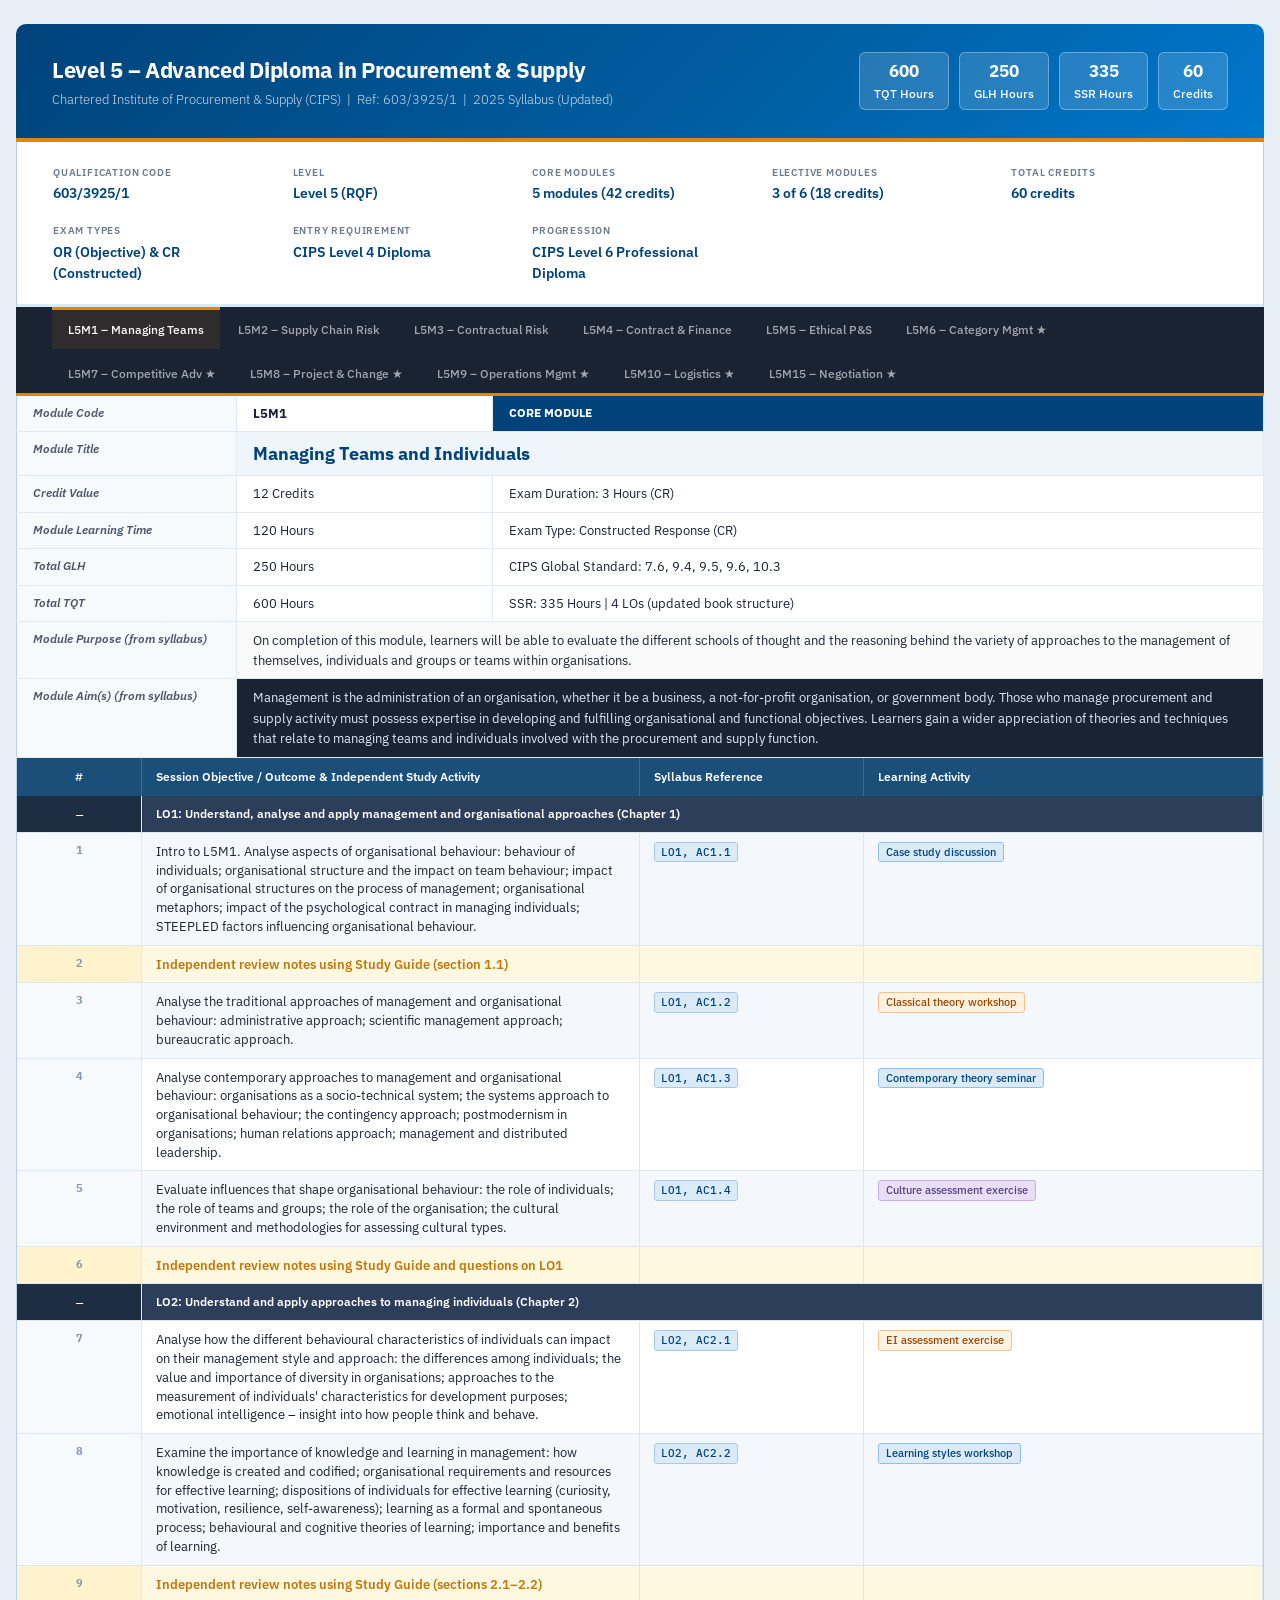
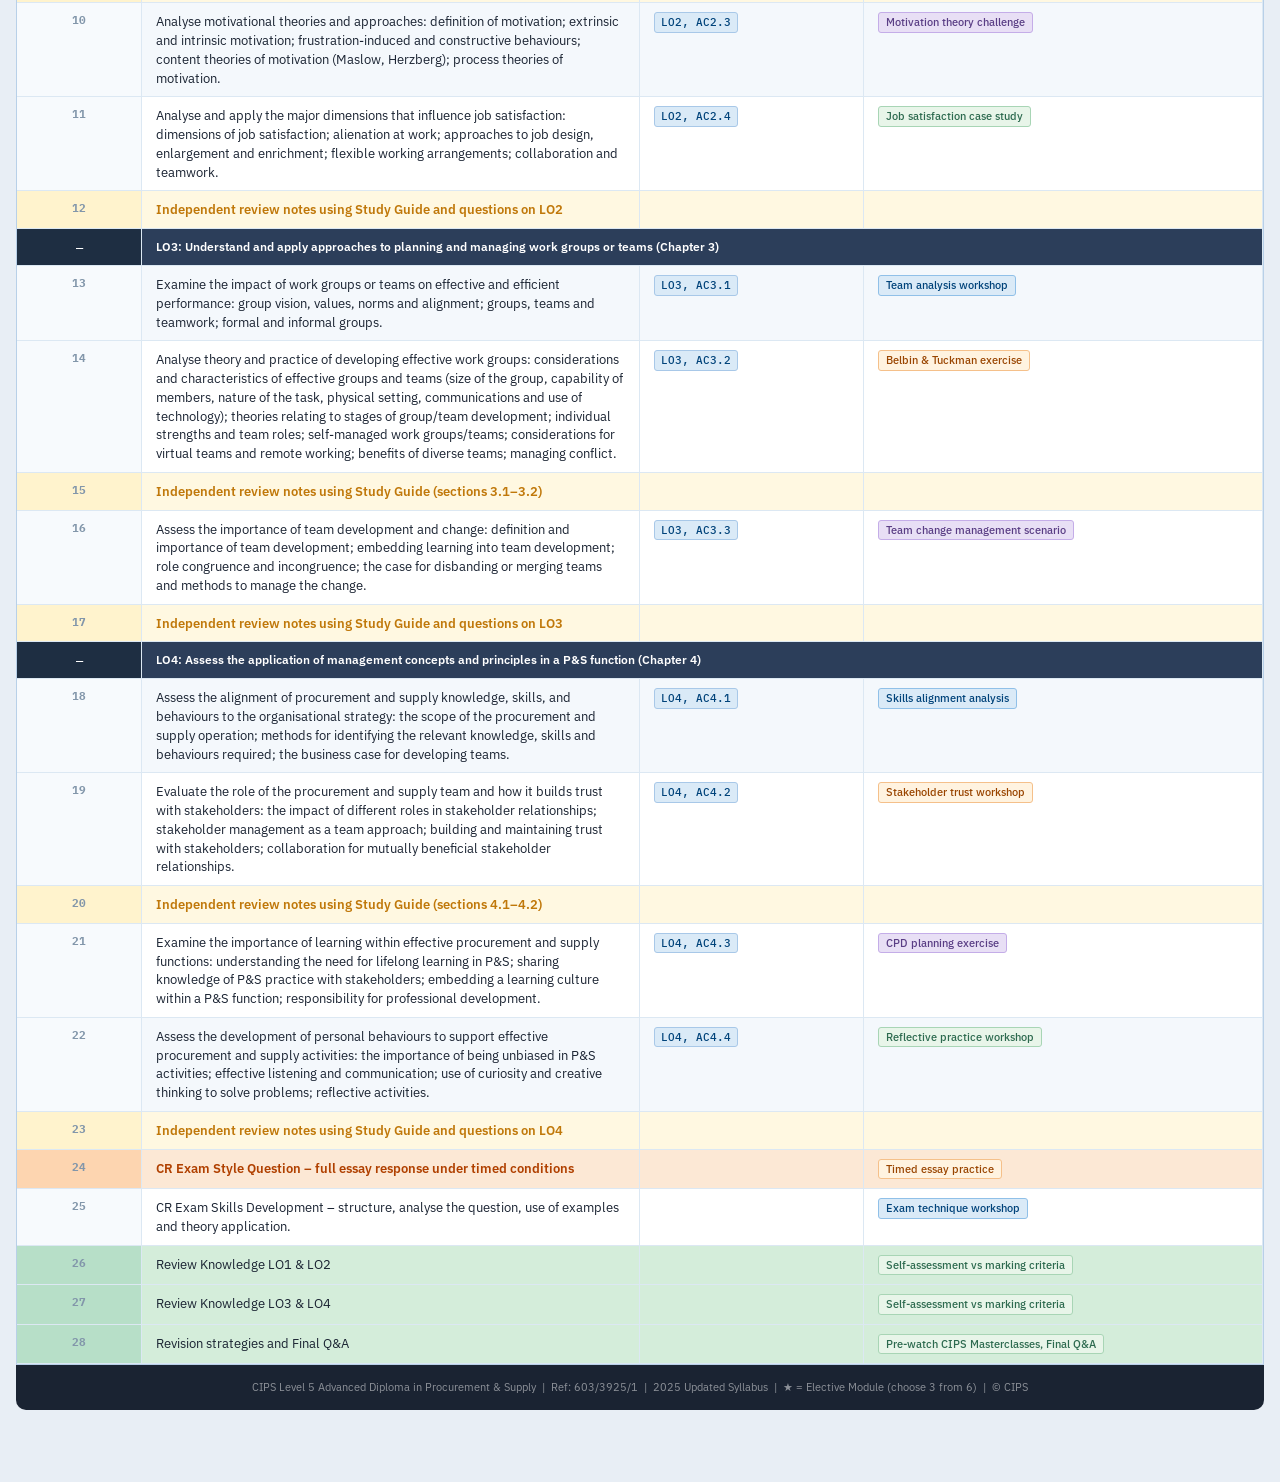
<file: CIPS_Level5_All_Modules.html>
<!DOCTYPE html>
<html lang="en">
<head>
<meta charset="UTF-8">
<meta name="viewport" content="width=device-width, initial-scale=1.0">
<title>CIPS Level 5 – Advanced Diploma in Procurement & Supply</title>
<style>
  @import url('https://fonts.googleapis.com/css2?family=IBM+Plex+Sans:wght@300;400;500;600;700&family=IBM+Plex+Mono:wght@400;500&display=swap');
  :root {
    --cips-dark:#1a2332;--cips-blue:#00437a;--cips-mid:#005fa3;--cips-accent:#e8830a;
    --cips-light-blue:#daeaf7;--cips-green:#2d7a4f;--cips-light-green:#d4edda;
    --cips-purple:#5a3e85;--cips-light-purple:#e8dff5;--cips-row-alt:#f4f8fc;
    --cips-border:#b8d0e8;--header-bg:#00437a;--subheader-bg:#1a4f7a;
    --font:'IBM Plex Sans',sans-serif;--mono:'IBM Plex Mono',monospace;
  }
  *{box-sizing:border-box;margin:0;padding:0;}
  body{font-family:var(--font);background:#e8eef5;color:#1a2332;font-size:13px;line-height:1.5;}
  .page-wrapper{max-width:1280px;margin:24px auto;padding:0 16px 48px;}
  .top-banner{background:linear-gradient(135deg,#00437a 0%,#005fa3 60%,#0077cc 100%);border-radius:10px 10px 0 0;padding:28px 36px;color:white;display:flex;align-items:center;justify-content:space-between;border-bottom:4px solid var(--cips-accent);}
  .top-banner h1{font-size:22px;font-weight:700;letter-spacing:-0.3px;}
  .top-banner .subtitle{font-size:13px;opacity:0.8;margin-top:4px;font-weight:300;}
  .badge-group{display:flex;gap:10px;flex-wrap:wrap;}
  .badge{background:rgba(255,255,255,0.15);border:1px solid rgba(255,255,255,0.3);border-radius:6px;padding:6px 14px;font-size:12px;font-weight:500;text-align:center;}
  .badge strong{display:block;font-size:17px;font-weight:700;}
  .qual-overview{background:white;border:1px solid var(--cips-border);border-top:none;padding:20px 36px;display:grid;grid-template-columns:repeat(auto-fit,minmax(180px,1fr));gap:16px 24px;border-bottom:3px solid var(--cips-light-blue);}
  .qual-item label{font-size:10px;font-weight:600;color:#6b7a8d;text-transform:uppercase;letter-spacing:0.8px;}
  .qual-item .val{font-size:14px;font-weight:600;color:var(--cips-blue);margin-top:2px;}
  .module-nav{background:var(--cips-dark);padding:0 36px;display:flex;gap:2px;flex-wrap:wrap;border-bottom:3px solid var(--cips-accent);}
  .module-nav button{background:transparent;border:none;color:rgba(255,255,255,0.6);padding:12px 16px;font-family:var(--font);font-size:12px;font-weight:500;cursor:pointer;border-top:3px solid transparent;transition:all 0.2s;white-space:nowrap;}
  .module-nav button:hover{color:white;background:rgba(255,255,255,0.08);}
  .module-nav button.active{color:white;border-top-color:var(--cips-accent);background:rgba(232,131,10,0.1);}
  .module-panel{display:none;}
  .module-panel.active{display:block;}
  .mod-header-table{width:100%;border-collapse:collapse;background:white;border:1px solid var(--cips-border);border-top:none;}
  .mod-header-table td{padding:8px 16px;border-bottom:1px solid #e0eaf3;border-right:1px solid #e0eaf3;vertical-align:top;}
  .mod-header-table td:first-child{font-weight:600;color:#4a5568;font-size:12px;width:220px;background:#f7fafd;font-style:italic;}
  .mod-header-table td.title-row{font-size:18px;font-weight:700;color:var(--cips-blue);background:#eef5fb;}
  .mod-header-table td.core-badge{background:var(--cips-blue);color:white;font-weight:700;font-size:12px;}
  .mod-header-table td.elective-badge{background:var(--cips-green);color:white;font-weight:700;font-size:12px;}
  .mod-header-table td.purpose-row{background:#fafafa;font-size:12.5px;line-height:1.6;}
  .mod-header-table td.aim-row{background:#1a2332;color:#dce8f5;font-size:12.5px;line-height:1.65;}
  .session-section{background:white;border:1px solid var(--cips-border);border-top:none;}
  .session-table{width:100%;border-collapse:collapse;}
  .session-table th{background:var(--subheader-bg);color:white;padding:10px 14px;text-align:left;font-size:12px;font-weight:600;border-right:1px solid rgba(255,255,255,0.15);}
  .session-table th:first-child{width:48px;text-align:center;}
  .session-table th:nth-child(2){width:40%;}
  .session-table th:nth-child(3){width:18%;}
  .session-table th:last-child{width:32%;}
  .session-table td{padding:9px 14px;border-bottom:1px solid #dce8f3;border-right:1px solid #dce8f3;vertical-align:top;font-size:12.5px;}
  .session-table td:first-child{text-align:center;font-weight:700;color:#8296aa;background:#f7fafd;font-size:11px;font-family:var(--mono);}
  .session-table tr:nth-child(even) td:not(:first-child){background:var(--cips-row-alt);}
  .session-table tr.indep-row td{background:#fff8e1!important;}
  .session-table tr.indep-row td:first-child{background:#fff3cd!important;}
  .session-table tr.exam-row td{background:#fce8d5!important;}
  .session-table tr.exam-row td:first-child{background:#fdd5b0!important;}
  .session-table tr.review-row td{background:var(--cips-light-green)!important;}
  .session-table tr.review-row td:first-child{background:#b7dfc8!important;}
  .session-table tr.header-row td{background:#2c3e5a!important;color:white!important;font-weight:600;font-size:12px;}
  .session-table tr.header-row td:first-child{background:#1e2e42!important;color:white!important;}
  .indep-label{color:#c0780a;font-weight:600;font-size:12px;}
  .exam-label{color:#b04000;font-weight:600;font-size:12px;}
  .ref-chip{display:inline-block;background:var(--cips-light-blue);color:var(--cips-blue);border:1px solid #a8c8e8;border-radius:3px;padding:1px 6px;font-size:11px;font-family:var(--mono);font-weight:500;margin-right:3px;margin-bottom:2px;}
  .activity-tag{display:inline-block;background:#e8f5e9;color:#2d6a4f;border:1px solid #a8d5b5;border-radius:3px;padding:1px 7px;font-size:11px;font-weight:500;}
  .activity-tag.orange{background:#fff3e0;color:#994500;border-color:#f5c08a;}
  .activity-tag.purple{background:var(--cips-light-purple);color:var(--cips-purple);border-color:#c4ade8;}
  .activity-tag.blue{background:var(--cips-light-blue);color:var(--cips-blue);border-color:#90c0e8;}
  .footer-bar{background:var(--cips-dark);color:rgba(255,255,255,0.5);text-align:center;padding:14px;font-size:11px;border-radius:0 0 10px 10px;}
  @media print{.module-nav{display:none;}.module-panel{display:block!important;page-break-after:always;}}
</style>
</head>
<body>
<div class="page-wrapper">

<div class="top-banner">
  <div>
    <h1>Level 5 – Advanced Diploma in Procurement &amp; Supply</h1>
    <div class="subtitle">Chartered Institute of Procurement &amp; Supply (CIPS) &nbsp;|&nbsp; Ref: 603/3925/1 &nbsp;|&nbsp; 2025 Syllabus (Updated)</div>
  </div>
  <div class="badge-group">
    <div class="badge"><strong>600</strong>TQT Hours</div>
    <div class="badge"><strong>250</strong>GLH Hours</div>
    <div class="badge"><strong>335</strong>SSR Hours</div>
    <div class="badge"><strong>60</strong>Credits</div>
  </div>
</div>

<div class="qual-overview">
  <div class="qual-item"><label>Qualification Code</label><div class="val">603/3925/1</div></div>
  <div class="qual-item"><label>Level</label><div class="val">Level 5 (RQF)</div></div>
  <div class="qual-item"><label>Core Modules</label><div class="val">5 modules (42 credits)</div></div>
  <div class="qual-item"><label>Elective Modules</label><div class="val">3 of 6 (18 credits)</div></div>
  <div class="qual-item"><label>Total Credits</label><div class="val">60 credits</div></div>
  <div class="qual-item"><label>Exam Types</label><div class="val">OR (Objective) &amp; CR (Constructed)</div></div>
  <div class="qual-item"><label>Entry Requirement</label><div class="val">CIPS Level 4 Diploma</div></div>
  <div class="qual-item"><label>Progression</label><div class="val">CIPS Level 6 Professional Diploma</div></div>
</div>

<div class="module-nav">
  <button class="active" onclick="showModule('L5M1',this)">L5M1 – Managing Teams</button>
  <button onclick="showModule('L5M2',this)">L5M2 – Supply Chain Risk</button>
  <button onclick="showModule('L5M3',this)">L5M3 – Contractual Risk</button>
  <button onclick="showModule('L5M4',this)">L5M4 – Contract &amp; Finance</button>
  <button onclick="showModule('L5M5',this)">L5M5 – Ethical P&amp;S</button>
  <button onclick="showModule('L5M6',this)">L5M6 – Category Mgmt ★</button>
  <button onclick="showModule('L5M7',this)">L5M7 – Competitive Adv ★</button>
  <button onclick="showModule('L5M8',this)">L5M8 – Project &amp; Change ★</button>
  <button onclick="showModule('L5M9',this)">L5M9 – Operations Mgmt ★</button>
  <button onclick="showModule('L5M10',this)">L5M10 – Logistics ★</button>
  <button onclick="showModule('L5M15',this)">L5M15 – Negotiation ★</button>
</div>

<!-- ===== L5M1 ===== -->
<div id="L5M1" class="module-panel active">
  <table class="mod-header-table">
    <tr><td>Module Code</td><td><strong>L5M1</strong></td><td class="core-badge">CORE MODULE</td></tr>
    <tr><td>Module Title</td><td class="title-row" colspan="2">Managing Teams and Individuals</td></tr>
    <tr><td>Credit Value</td><td>12 Credits</td><td>Exam Duration: 3 Hours (CR)</td></tr>
    <tr><td>Module Learning Time</td><td>120 Hours</td><td>Exam Type: Constructed Response (CR)</td></tr>
    <tr><td>Total GLH</td><td>250 Hours</td><td>CIPS Global Standard: 7.6, 9.4, 9.5, 9.6, 10.3</td></tr>
    <tr><td>Total TQT</td><td>600 Hours</td><td>SSR: 335 Hours | 4 LOs (updated book structure)</td></tr>
    <tr><td>Module Purpose <em>(from syllabus)</em></td><td class="purpose-row" colspan="2">On completion of this module, learners will be able to evaluate the different schools of thought and the reasoning behind the variety of approaches to the management of themselves, individuals and groups or teams within organisations.</td></tr>
    <tr><td>Module Aim(s) <em>(from syllabus)</em></td><td class="aim-row" colspan="2">Management is the administration of an organisation, whether it be a business, a not-for-profit organisation, or government body. Those who manage procurement and supply activity must possess expertise in developing and fulfilling organisational and functional objectives. Learners gain a wider appreciation of theories and techniques that relate to managing teams and individuals involved with the procurement and supply function.</td></tr>
  </table>
  <div class="session-section"><table class="session-table">
    <thead><tr><th>#</th><th>Session Objective / Outcome &amp; Independent Study Activity</th><th>Syllabus Reference</th><th>Learning Activity</th></tr></thead>
    <tbody>
      <tr class="header-row"><td>—</td><td colspan="3">LO1: Understand, analyse and apply management and organisational approaches (Chapter 1)</td></tr>
      <tr><td>1</td><td>Intro to L5M1. Analyse aspects of organisational behaviour: behaviour of individuals; organisational structure and the impact on team behaviour; impact of organisational structures on the process of management; organisational metaphors; impact of the psychological contract in managing individuals; STEEPLED factors influencing organisational behaviour.</td><td><span class="ref-chip">LO1, AC1.1</span></td><td><span class="activity-tag blue">Case study discussion</span></td></tr>
      <tr class="indep-row"><td>2</td><td class="indep-label">Independent review notes using Study Guide (section 1.1)</td><td></td><td></td></tr>
      <tr><td>3</td><td>Analyse the traditional approaches of management and organisational behaviour: administrative approach; scientific management approach; bureaucratic approach.</td><td><span class="ref-chip">LO1, AC1.2</span></td><td><span class="activity-tag orange">Classical theory workshop</span></td></tr>
      <tr><td>4</td><td>Analyse contemporary approaches to management and organisational behaviour: organisations as a socio-technical system; the systems approach to organisational behaviour; the contingency approach; postmodernism in organisations; human relations approach; management and distributed leadership.</td><td><span class="ref-chip">LO1, AC1.3</span></td><td><span class="activity-tag blue">Contemporary theory seminar</span></td></tr>
      <tr><td>5</td><td>Evaluate influences that shape organisational behaviour: the role of individuals; the role of teams and groups; the role of the organisation; the cultural environment and methodologies for assessing cultural types.</td><td><span class="ref-chip">LO1, AC1.4</span></td><td><span class="activity-tag purple">Culture assessment exercise</span></td></tr>
      <tr class="indep-row"><td>6</td><td class="indep-label">Independent review notes using Study Guide and questions on LO1</td><td></td><td></td></tr>
      <tr class="header-row"><td>—</td><td colspan="3">LO2: Understand and apply approaches to managing individuals (Chapter 2)</td></tr>
      <tr><td>7</td><td>Analyse how the different behavioural characteristics of individuals can impact on their management style and approach: the differences among individuals; the value and importance of diversity in organisations; approaches to the measurement of individuals' characteristics for development purposes; emotional intelligence – insight into how people think and behave.</td><td><span class="ref-chip">LO2, AC2.1</span></td><td><span class="activity-tag orange">EI assessment exercise</span></td></tr>
      <tr><td>8</td><td>Examine the importance of knowledge and learning in management: how knowledge is created and codified; organisational requirements and resources for effective learning; dispositions of individuals for effective learning (curiosity, motivation, resilience, self-awareness); learning as a formal and spontaneous process; behavioural and cognitive theories of learning; importance and benefits of learning.</td><td><span class="ref-chip">LO2, AC2.2</span></td><td><span class="activity-tag blue">Learning styles workshop</span></td></tr>
      <tr class="indep-row"><td>9</td><td class="indep-label">Independent review notes using Study Guide (sections 2.1–2.2)</td><td></td><td></td></tr>
      <tr><td>10</td><td>Analyse motivational theories and approaches: definition of motivation; extrinsic and intrinsic motivation; frustration-induced and constructive behaviours; content theories of motivation (Maslow, Herzberg); process theories of motivation.</td><td><span class="ref-chip">LO2, AC2.3</span></td><td><span class="activity-tag purple">Motivation theory challenge</span></td></tr>
      <tr><td>11</td><td>Analyse and apply the major dimensions that influence job satisfaction: dimensions of job satisfaction; alienation at work; approaches to job design, enlargement and enrichment; flexible working arrangements; collaboration and teamwork.</td><td><span class="ref-chip">LO2, AC2.4</span></td><td><span class="activity-tag">Job satisfaction case study</span></td></tr>
      <tr class="indep-row"><td>12</td><td class="indep-label">Independent review notes using Study Guide and questions on LO2</td><td></td><td></td></tr>
      <tr class="header-row"><td>—</td><td colspan="3">LO3: Understand and apply approaches to planning and managing work groups or teams (Chapter 3)</td></tr>
      <tr><td>13</td><td>Examine the impact of work groups or teams on effective and efficient performance: group vision, values, norms and alignment; groups, teams and teamwork; formal and informal groups.</td><td><span class="ref-chip">LO3, AC3.1</span></td><td><span class="activity-tag blue">Team analysis workshop</span></td></tr>
      <tr><td>14</td><td>Analyse theory and practice of developing effective work groups: considerations and characteristics of effective groups and teams (size of the group, capability of members, nature of the task, physical setting, communications and use of technology); theories relating to stages of group/team development; individual strengths and team roles; self-managed work groups/teams; considerations for virtual teams and remote working; benefits of diverse teams; managing conflict.</td><td><span class="ref-chip">LO3, AC3.2</span></td><td><span class="activity-tag orange">Belbin &amp; Tuckman exercise</span></td></tr>
      <tr class="indep-row"><td>15</td><td class="indep-label">Independent review notes using Study Guide (sections 3.1–3.2)</td><td></td><td></td></tr>
      <tr><td>16</td><td>Assess the importance of team development and change: definition and importance of team development; embedding learning into team development; role congruence and incongruence; the case for disbanding or merging teams and methods to manage the change.</td><td><span class="ref-chip">LO3, AC3.3</span></td><td><span class="activity-tag purple">Team change management scenario</span></td></tr>
      <tr class="indep-row"><td>17</td><td class="indep-label">Independent review notes using Study Guide and questions on LO3</td><td></td><td></td></tr>
      <tr class="header-row"><td>—</td><td colspan="3">LO4: Assess the application of management concepts and principles in a P&amp;S function (Chapter 4)</td></tr>
      <tr><td>18</td><td>Assess the alignment of procurement and supply knowledge, skills, and behaviours to the organisational strategy: the scope of the procurement and supply operation; methods for identifying the relevant knowledge, skills and behaviours required; the business case for developing teams.</td><td><span class="ref-chip">LO4, AC4.1</span></td><td><span class="activity-tag blue">Skills alignment analysis</span></td></tr>
      <tr><td>19</td><td>Evaluate the role of the procurement and supply team and how it builds trust with stakeholders: the impact of different roles in stakeholder relationships; stakeholder management as a team approach; building and maintaining trust with stakeholders; collaboration for mutually beneficial stakeholder relationships.</td><td><span class="ref-chip">LO4, AC4.2</span></td><td><span class="activity-tag orange">Stakeholder trust workshop</span></td></tr>
      <tr class="indep-row"><td>20</td><td class="indep-label">Independent review notes using Study Guide (sections 4.1–4.2)</td><td></td><td></td></tr>
      <tr><td>21</td><td>Examine the importance of learning within effective procurement and supply functions: understanding the need for lifelong learning in P&amp;S; sharing knowledge of P&amp;S practice with stakeholders; embedding a learning culture within a P&amp;S function; responsibility for professional development.</td><td><span class="ref-chip">LO4, AC4.3</span></td><td><span class="activity-tag purple">CPD planning exercise</span></td></tr>
      <tr><td>22</td><td>Assess the development of personal behaviours to support effective procurement and supply activities: the importance of being unbiased in P&amp;S activities; effective listening and communication; use of curiosity and creative thinking to solve problems; reflective activities.</td><td><span class="ref-chip">LO4, AC4.4</span></td><td><span class="activity-tag">Reflective practice workshop</span></td></tr>
      <tr class="indep-row"><td>23</td><td class="indep-label">Independent review notes using Study Guide and questions on LO4</td><td></td><td></td></tr>
      <tr class="exam-row"><td>24</td><td class="exam-label">CR Exam Style Question – full essay response under timed conditions</td><td></td><td><span class="activity-tag orange">Timed essay practice</span></td></tr>
      <tr><td>25</td><td>CR Exam Skills Development – structure, analyse the question, use of examples and theory application.</td><td></td><td><span class="activity-tag blue">Exam technique workshop</span></td></tr>
      <tr class="review-row"><td>26</td><td>Review Knowledge LO1 &amp; LO2</td><td></td><td><span class="activity-tag">Self-assessment vs marking criteria</span></td></tr>
      <tr class="review-row"><td>27</td><td>Review Knowledge LO3 &amp; LO4</td><td></td><td><span class="activity-tag">Self-assessment vs marking criteria</span></td></tr>
      <tr class="review-row"><td>28</td><td>Revision strategies and Final Q&amp;A</td><td></td><td><span class="activity-tag">Pre-watch CIPS Masterclasses, Final Q&amp;A</span></td></tr>
    </tbody>
  </table></div>
</div>

<!-- ===== L5M2 (NEW BOOK) ===== -->
<div id="L5M2" class="module-panel">
  <table class="mod-header-table">
    <tr><td>Module Code</td><td><strong>L5M2</strong></td><td class="core-badge">CORE MODULE</td></tr>
    <tr><td>Module Title</td><td class="title-row" colspan="2">Managing Supply Chain Risk</td></tr>
    <tr><td>Credit Value</td><td>6 Credits</td><td>Exam Duration: 1.5 Hours (OR)</td></tr>
    <tr><td>Module Learning Time</td><td>60 Hours</td><td>Exam Type: Objective Response (OR)</td></tr>
    <tr><td>Total GLH</td><td>250 Hours</td><td>CIPS Global Standard: 8.4</td></tr>
    <tr><td>Total TQT</td><td>600 Hours</td><td>SSR: 335 Hours | ESG fully integrated (2025 New Book)</td></tr>
    <tr><td>Module Purpose <em>(from syllabus)</em></td><td class="purpose-row" colspan="2">On completion of this module, learners will be able to appraise a variety of tools and techniques to establish the level of risk in supply chains and to recommend and apply ways of avoiding, mitigating or managing risk.</td></tr>
    <tr><td>Module Aim(s) <em>(from syllabus)</em></td><td class="aim-row" colspan="2">Risk management is a central part of an organisation's strategy. The supply chain is by its very nature a complex activity which is therefore susceptible to risk and its associated impacts. This module enables learners to examine the nature of supply chain risk and to evaluate mitigation techniques available. Learners will undertake risk analysis, consider the advantages of a risk register, and apply a range of appropriate risk management tools and techniques to the supply chain. ESG (Environmental, Social and Governance) considerations are fully integrated throughout this updated module.</td></tr>
  </table>
  <div class="session-section"><table class="session-table">
    <thead><tr><th>#</th><th>Session Objective / Outcome &amp; Independent Study Activity</th><th>Syllabus Reference</th><th>Learning Activity</th></tr></thead>
    <tbody>
      <tr class="header-row"><td>—</td><td colspan="3">LO1: Understand the nature of risk affecting supply chains (Chapter 1)</td></tr>
      <tr><td>1</td><td>Analyse different types of risk: definitions of risks, hazards, exposure and risk appetite; categories of risk (financial, strategic, operational, hazard); ESG risks impacting supply chains; tools for assessing internal and external sources of risk; positive and negative consequences of risk; direct and indirect losses.</td><td><span class="ref-chip">LO1, AC1.1</span></td><td><span class="activity-tag blue">Risk category mapping</span></td></tr>
      <tr class="indep-row"><td>2</td><td class="indep-label">Independent review notes using Study Guide (sections 1.1.1–1.1.6)</td><td></td><td></td></tr>
      <tr><td>3</td><td>Assess operational risks in supply chains: contract failure; financial risks (currency, cash flow, insolvency); quality failure; security of supply; technology; logistics complexity; risks in outsourcing and offshoring; ESG risks impacting supply chains.</td><td><span class="ref-chip">LO1, AC1.2</span></td><td><span class="activity-tag orange">Operational risk mapping</span></td></tr>
      <tr><td>4</td><td>Compare methods for eliminating fraud and corruption in supply chains: types of corruption; types of fraud; governance of fraud and corruption in supply chains; use of ethical codes including the CIPS Code of Conduct to support the elimination of risk.</td><td><span class="ref-chip">LO1, AC1.3</span></td><td><span class="activity-tag purple">CIPS Code of Conduct case study</span></td></tr>
      <tr><td>5</td><td>Assess ESG risks in supply chains impacting on organisational ESG considerations: defining ESG in context of sustainable procurement and supply; how environmental supply chain risks impact organisational ESG; how social supply chain risks impact organisational ESG; how governance supply chain risks impact organisational ESG; standards for sustainable procurement (ISO standards, UN, ILO, local sustainability standards).</td><td><span class="ref-chip">LO1, AC1.4</span></td><td><span class="activity-tag">ESG standards analysis</span></td></tr>
      <tr class="indep-row"><td>6</td><td class="indep-label">Independent review notes using Study Guide and questions on LO1</td><td></td><td></td></tr>
      <tr class="header-row"><td>—</td><td colspan="3">LO2: Understand processes in managing risk in supply chains (Chapter 2)</td></tr>
      <tr><td>7</td><td>Examine use of contractual terms to help manage risk in supply chains: purpose and use of model form contracts (NEC, FIDIC); purpose and development of indemnity and liability clauses; purpose and use of clauses for testing, inspection and acceptance; impact of force majeure clauses; global sourcing considerations and ensuring compliance to standards.</td><td><span class="ref-chip">LO2, AC2.1</span></td><td><span class="activity-tag blue">Model form contract analysis</span></td></tr>
      <tr><td>8</td><td>Analyse use of third-parties in risk management in supply chains: use of third-party providers for credit rating, debt factoring and related business services; use of third-party providers for auditing risks including ESG risks in supply chains; use of third-party providers for disaster recovery services.</td><td><span class="ref-chip">LO2, AC2.2</span></td><td><span class="activity-tag orange">Third party risk exercise</span></td></tr>
      <tr><td>9</td><td>Assess use of insurances for supply chain risks: use of insurance in managing supply chain risk; legal principles of insurance; categories of insurance (employers and public liability, professional indemnity, product liability, trade credit); insurance claims, underwriting and supply chain risk management.</td><td><span class="ref-chip">LO2, AC2.3</span></td><td><span class="activity-tag">Insurance type matching activity</span></td></tr>
      <tr><td>10</td><td>Examine use of contingency plans in response to risks in supply chains: components of a business continuity plan and disaster recovery plan; definitions and purpose of disaster recovery and business continuity planning; importance of reviewing and testing contingency plans.</td><td><span class="ref-chip">LO2, AC2.4</span></td><td><span class="activity-tag purple">BCP/DRP drafting exercise</span></td></tr>
      <tr class="indep-row"><td>11</td><td class="indep-label">Independent review notes using Study Guide and questions on LO2</td><td></td><td></td></tr>
      <tr class="header-row"><td>—</td><td colspan="3">LO3: Understand risk mitigation strategies in supply chains (Chapter 3)</td></tr>
      <tr><td>12</td><td>Evaluate use of probability and impact assessments: methodologies for assessing probability and impact of risk; vulnerability assessments; collating statistical evidence of risks; use of probability theory and statistical distribution methods to determine the likelihood of risk.</td><td><span class="ref-chip">LO3, AC3.1</span></td><td><span class="activity-tag blue">Probability calculation exercise</span></td></tr>
      <tr><td>13</td><td>Analyse and propose how risk assessments and risk registers can mitigate risks in a supply chain: creation and use of templates for risk assessments and risk registers; engaging stakeholders in the development and review of risk assessment and registers; importance of reporting and action plans in risk management.</td><td><span class="ref-chip">LO3, AC3.2</span></td><td><span class="activity-tag orange">Risk register completion task</span></td></tr>
      <tr><td>14</td><td>Explain development of a risk management culture and strategy to improve supply chains: developing a strategic approach to risk management; role of organisational culture in the management of supply chain risk; risk management process and development of risk management plans; resource requirements for effective supply chain risk management; supply chain risk visibility and reporting to stakeholders.</td><td><span class="ref-chip">LO3, AC3.3</span></td><td><span class="activity-tag purple">Risk strategy workshop</span></td></tr>
      <tr class="indep-row"><td>15</td><td class="indep-label">Independent review notes using Study Guide and questions on LO3</td><td></td><td></td></tr>
      <tr class="exam-row"><td>16</td><td class="exam-label">OR Exam Practice – timed objective response questions across all LOs</td><td></td><td><span class="activity-tag orange">Practice OR paper</span></td></tr>
      <tr class="review-row"><td>17</td><td>Review Knowledge LO1</td><td></td><td><span class="activity-tag">Self-assessment vs marking criteria</span></td></tr>
      <tr class="review-row"><td>18</td><td>Review Knowledge LO2 &amp; LO3 – Final Revision</td><td></td><td><span class="activity-tag">Pre-watch CIPS Masterclasses, Final Q&amp;A</span></td></tr>
    </tbody>
  </table></div>
</div>

<!-- ===== L5M3 ===== -->
<div id="L5M3" class="module-panel">
  <table class="mod-header-table">
    <tr><td>Module Code</td><td><strong>L5M3</strong></td><td class="core-badge">CORE MODULE</td></tr>
    <tr><td>Module Title</td><td class="title-row" colspan="2">Managing Contractual Risk</td></tr>
    <tr><td>Credit Value</td><td>6 Credits</td><td>Exam Duration: 1.5 Hours (OR)</td></tr>
    <tr><td>Module Learning Time</td><td>60 Hours</td><td>Exam Type: Objective Response (OR)</td></tr>
    <tr><td>Total GLH</td><td>250 Hours</td><td>CIPS Global Standard: 5.5</td></tr>
    <tr><td>Total TQT</td><td>600 Hours</td><td>SSR: 335 Hours | Force majeure, novation &amp; repudiation added (2025)</td></tr>
    <tr><td>Module Purpose <em>(from syllabus)</em></td><td class="purpose-row" colspan="2">On completion of this module, learners will be able to evaluate the legal and process issues relating to the formation of contracts and the legal implications of contractual non-conformance. They will also assess the impacts of breach of contract and examine coping remedies and provisions that are available under such circumstances.</td></tr>
    <tr><td>Module Aim(s) <em>(from syllabus)</em></td><td class="aim-row" colspan="2">As organisations outsource more and more activity it is vital that they ensure associated contracts deliver expected services and/or products. Learners examine the nature of contract risk and the legal implications relating to contract formation and non-conformance, the impact of breach of contract, and coping strategies to address such breaches. The updated syllabus includes specific references to force majeure, novation and repudiation.</td></tr>
  </table>
  <div class="session-section"><table class="session-table">
    <thead><tr><th>#</th><th>Session Objective / Outcome &amp; Independent Study Activity</th><th>Syllabus Reference</th><th>Learning Activity</th></tr></thead>
    <tbody>
      <tr class="header-row"><td>—</td><td colspan="3">LO1: Understand the legal and process issues relating to the formation of contracts (Chapter 1)</td></tr>
      <tr><td>1</td><td>Analyse issues relating to the formation of contracts and associated risks: contract risks associated with offers; risks associated with counter offers; contract risks associated with acceptance; contract risks associated with precedence of documents; contract risks associated with contract amendments, variation and changes.</td><td><span class="ref-chip">LO1, AC1.1</span></td><td><span class="activity-tag blue">Contract formation workshop</span></td></tr>
      <tr class="indep-row"><td>2</td><td class="indep-label">Independent review notes using Study Guide (sections 1.1.1–1.1.5)</td><td></td><td></td></tr>
      <tr><td>3</td><td>Analyse the various elements of contractual process on overall risk: indemnities and liabilities; contractual risk of insurance; guarantees; liquidated damages guarantees; payment; delivery and completion; force majeure; sub-contracting.</td><td><span class="ref-chip">LO1, AC1.2</span></td><td><span class="activity-tag orange">Contractual clause risk-rating</span></td></tr>
      <tr class="indep-row"><td>4</td><td class="indep-label">Independent review notes using Study Guide and questions on LO1</td><td></td><td></td></tr>
      <tr class="header-row"><td>—</td><td colspan="3">LO2: Understand the impact of breach of contract and approaches for managing the breach (Chapter 2)</td></tr>
      <tr><td>5</td><td>Analyse types and impact of contract breach: minor breach; material breach; fundamental breach; anticipatory breach; repudiation.</td><td><span class="ref-chip">LO2, AC2.1</span></td><td><span class="activity-tag">Breach classification activity</span></td></tr>
      <tr><td>6</td><td>Compare and contrast the methods to manage breach of contract: formal vs. informal action; negotiation; litigation and implications; alternative dispute resolution (mediation, arbitration, conciliation, ombudsperson).</td><td><span class="ref-chip">LO2, AC2.2</span></td><td><span class="activity-tag blue">ADR methods comparison</span></td></tr>
      <tr><td>7</td><td>Explain options to mitigate the consequences of a breach of contract: sub-contracting and novation; use of liquidated damages provisions; managing reputational damage; making claims and management of the process.</td><td><span class="ref-chip">LO2, AC2.3</span></td><td><span class="activity-tag orange">Breach mitigation case study</span></td></tr>
      <tr class="indep-row"><td>8</td><td class="indep-label">Independent review notes using Study Guide and questions on LO2</td><td></td><td></td></tr>
      <tr class="header-row"><td>—</td><td colspan="3">LO3: Understand the legal implications of contractual non-conformance in P&amp;S (Chapter 3)</td></tr>
      <tr><td>9</td><td>Contrast remedies that apply to non-performance of contracts: contract non-performance, remedies, service credits and relationship with contract breach; contractual provisions as remedies; default clauses; assessment of consequential loss; liquidated damages, unliquidated damages and penalty provisions; serving notice as a remedy.</td><td><span class="ref-chip">LO3, AC3.1</span></td><td><span class="activity-tag purple">Remedies scenario exercise</span></td></tr>
      <tr><td>10</td><td>Analyse the legal consequences of terminating a supplier relationship for non-performance: contract termination and amicable dissolution; drafting and issuing termination notices; assessment of damages; contractual warranties and conditions; specific performance; termination clauses.</td><td><span class="ref-chip">LO3, AC3.2</span></td><td><span class="activity-tag">Termination case study</span></td></tr>
      <tr class="indep-row"><td>11</td><td class="indep-label">Independent review notes using Study Guide and questions on LO3</td><td></td><td></td></tr>
      <tr class="exam-row"><td>12</td><td class="exam-label">OR Exam Practice – timed objective response questions across all LOs</td><td></td><td><span class="activity-tag orange">Practice OR paper</span></td></tr>
      <tr class="review-row"><td>13</td><td>Review Knowledge LO1 &amp; LO2</td><td></td><td><span class="activity-tag">Self-assessment vs marking criteria</span></td></tr>
      <tr class="review-row"><td>14</td><td>Review Knowledge LO3 – Final Revision</td><td></td><td><span class="activity-tag">Pre-watch CIPS Masterclasses, Final Q&amp;A</span></td></tr>
    </tbody>
  </table></div>
</div>

<!-- ===== L5M4 ===== -->
<div id="L5M4" class="module-panel">
  <table class="mod-header-table">
    <tr><td>Module Code</td><td><strong>L5M4</strong></td><td class="core-badge">CORE MODULE</td></tr>
    <tr><td>Module Title</td><td class="title-row" colspan="2">Advanced Contract and Financial Management</td></tr>
    <tr><td>Credit Value</td><td>12 Credits</td><td>Exam Duration: 3 Hours (CR)</td></tr>
    <tr><td>Module Learning Time</td><td>120 Hours</td><td>Exam Type: Constructed Response (CR)</td></tr>
    <tr><td>Total GLH</td><td>250 Hours</td><td>CIPS Global Standard: 6.7, 6.8, 7.6, 8.5</td></tr>
    <tr><td>Total TQT</td><td>600 Hours</td><td>SSR: 335 Hours | 4 LOs; ESG &amp; numerical calculations emphasis (2025)</td></tr>
    <tr><td>Module Purpose <em>(from syllabus)</em></td><td class="purpose-row" colspan="2">On completion of this module, learners will be able to develop measures to ensure and improve contract performance as they assess the concept and use of strategic sourcing and also consider financial aspects that may impact procurement and supply activity. The 2025 update places greater emphasis on calculating and interpreting numerical performance measures, finance and accounting.</td></tr>
    <tr><td>Module Aim(s) <em>(from syllabus)</em></td><td class="aim-row" colspan="2">A significant element of the procurement and supply function is based around the contracting process. Those managing contracts must have a clear understanding of strategic contractual performance measures. Financial management refers to the efficient and effective management of funds to accomplish organisational objectives. This module is designed for those with responsibility for contracting elements who must also have a strategic awareness of the impact of financial aspects of their discipline. ESG is now integrated throughout all four learning outcomes.</td></tr>
  </table>
  <div class="session-section"><table class="session-table">
    <thead><tr><th>#</th><th>Session Objective / Outcome &amp; Independent Study Activity</th><th>Syllabus Reference</th><th>Learning Activity</th></tr></thead>
    <tbody>
      <tr class="header-row"><td>—</td><td colspan="3">LO1: Understand and apply tools and techniques to measure and develop contract performance (Chapter 1)</td></tr>
      <tr><td>1</td><td>Assess application of KPIs in delivering contract performance: effectiveness of supplier relationships; cost; quality; delivery; safety; ESG (Environmental, Social and Governance) considerations; product development.</td><td><span class="ref-chip">LO1, AC1.1</span></td><td><span class="activity-tag blue">KPI design exercise</span></td></tr>
      <tr><td>2</td><td>Evaluate methods of measuring and improving contract performance: sources of data and analysis in relation to cost, quality, delivery, safety and ESG considerations; measures supporting improvement of ESG considerations; measures supporting improvement of innovation; measures assessing product development time to market; role of qualitative and quantitative data; calculate and analyse return on investment; assess opportunities for data systems integration across supply chains.</td><td><span class="ref-chip">LO1, AC1.2</span></td><td><span class="activity-tag orange">ROI calculation exercise</span></td></tr>
      <tr class="indep-row"><td>3</td><td class="indep-label">Independent review notes using Study Guide (sections 1.1–1.2)</td><td></td><td></td></tr>
      <tr><td>4</td><td>Examine approaches available for supplier contract performance: context and scope for supplier contract development; supplier capability assessments; learning, knowledge and technology transfer between and across organisations; collaborative product/service development (cross-functional working, early supplier involvement, supplier networks, co-ordination and forums); continuous improvement strategies, action plans and reviews.</td><td><span class="ref-chip">LO1, AC1.3</span></td><td><span class="activity-tag">Supplier development plan</span></td></tr>
      <tr><td>5</td><td>Assess scope and developments to improve ESG considerations in supply chains: environmental measures; social and social value measures; governance measures; new supply chain finance.</td><td><span class="ref-chip">LO1, AC1.4</span></td><td><span class="activity-tag purple">ESG improvement measures task</span></td></tr>
      <tr class="indep-row"><td>6</td><td class="indep-label">Independent review notes using Study Guide and questions on LO1</td><td></td><td></td></tr>
      <tr class="header-row"><td>—</td><td colspan="3">LO2: Understand and apply the concept of strategic sourcing (Chapter 2)</td></tr>
      <tr><td>7</td><td>Assess market factors influencing strategic sourcing: industry dynamics; pricing behaviour; financial data relating to suppliers; market demand and supply factors; business motivations, cost margins and working practices of key suppliers; internal stakeholder involvement; ESG considerations.</td><td><span class="ref-chip">LO2, AC2.1</span></td><td><span class="activity-tag blue">Market analysis workshop</span></td></tr>
      <tr><td>8</td><td>Examine assessment of sourcing options and trade-offs for strategic supply: contract type and duration; competitive vs. non-competitive sourcing; number of suppliers and vetting strategies; marketplace competition and role of competition regulators; direct negotiation; joint proposition improvement; supply chain visibility.</td><td><span class="ref-chip">LO2, AC2.2</span></td><td><span class="activity-tag orange">Sourcing options matrix</span></td></tr>
      <tr class="indep-row"><td>9</td><td class="indep-label">Independent review notes using Study Guide</td><td></td><td></td></tr>
      <tr><td>10</td><td>Analyse a strategic assessment plan for a key supplier: capacity and capability; planning; quality control systems; security; technical expertise; reputation and time established; trading with competitors; future expansion opportunities / partnership potential; sensitivity analysis and calculation of investment outcomes; supplier performance based on financial data (calculate % change in revenues, costs and profits); sales forecast data and calculation of variances when comparing with the wider market.</td><td><span class="ref-chip">LO2, AC2.3</span></td><td><span class="activity-tag purple">Supplier financial data calculation</span></td></tr>
      <tr class="indep-row"><td>11</td><td class="indep-label">Independent review notes using Study Guide and questions on LO2</td><td></td><td></td></tr>
      <tr class="header-row"><td>—</td><td colspan="3">LO3: Understand and apply financial techniques that affect supply chains (Chapter 3)</td></tr>
      <tr><td>12</td><td>Analyse how finance can impact on supply chains: role of financial management in supply chains; options and risks of working capital funding and role of credit insurance; project funding options and assessment of cost of capital using WACC (Weighted Average Cost of Capital); medium and long-term financing options; financing of investments, corporate financing options, and the role of dividends.</td><td><span class="ref-chip">LO3, AC3.1</span></td><td><span class="activity-tag blue">WACC calculation exercise</span></td></tr>
      <tr><td>13</td><td>Appraise methods for managing the volatility of currencies in supply chains: calculation of changes in indices to inform cost analysis; fixed and floating exchange rates; demand and supply factors in foreign exchange and reasons for exchange rate volatility; spot, forward and derivative instruments in foreign exchange; services provided by the banking sector in foreign exchange.</td><td><span class="ref-chip">LO3, AC3.2</span></td><td><span class="activity-tag orange">Currency hedging simulation</span></td></tr>
      <tr><td>14</td><td>Analyse methods for managing the volatility of commodities: types of commodities; operation of commodity markets; role of speculation in commodity markets; operation of spot, forward, futures and hedging in the buying and selling of commodities; operation of Contract for Difference (CFD) in commodity markets.</td><td><span class="ref-chip">LO3, AC3.3</span></td><td><span class="activity-tag purple">Commodity price case study</span></td></tr>
      <tr class="indep-row"><td>15</td><td class="indep-label">Independent review notes using Study Guide and questions on LO3</td><td></td><td></td></tr>
      <tr class="header-row"><td>—</td><td colspan="3">LO4: Analyse and apply financial and performance measures that can affect the supply chain (Chapter 4)</td></tr>
      <tr><td>16</td><td>Assess financial measures that can be applied to performance of the supply chain: calculation and evaluation of performance measures linked to cost, time, quality and customer satisfaction; calculate and evaluate financial measures of efficiency – ROCE, cash flow, sales growth, investment (IRR and NPV) and variances over time; assessment of measures (stock turn, share yield and earnings per share); use, interpretation and limitations of balanced scorecards.</td><td><span class="ref-chip">LO4, AC4.1</span></td><td><span class="activity-tag blue">Financial metrics calculation</span></td></tr>
      <tr><td>17</td><td>Examine impact of stakeholder feedback on supply chain performance: purpose of stakeholder feedback in developing supply chain performance; devising metrics of performance including feedback from third-parties, suppliers and other stakeholders; receiving feedback, reporting structures and processes.</td><td><span class="ref-chip">LO4, AC4.2</span></td><td><span class="activity-tag orange">Stakeholder feedback workshop</span></td></tr>
      <tr><td>18</td><td>Analyse approaches to benchmarking that can be applied to measuring supply chain performance: use and limitations of benchmarking in supply chains; supplier involvement in performance improvement; ethical approach to the collection, storage, and use of benchmarking data.</td><td><span class="ref-chip">LO4, AC4.3</span></td><td><span class="activity-tag purple">Benchmarking ethics task</span></td></tr>
      <tr class="indep-row"><td>19</td><td class="indep-label">Independent review notes using Study Guide and questions on LO4</td><td></td><td></td></tr>
      <tr class="exam-row"><td>20</td><td class="exam-label">CR Exam Style Question – full essay response under timed conditions</td><td></td><td><span class="activity-tag orange">Timed CR essay practice</span></td></tr>
      <tr class="review-row"><td>21</td><td>Review Knowledge LO1 &amp; LO2</td><td></td><td><span class="activity-tag">Self-assessment vs marking criteria</span></td></tr>
      <tr class="review-row"><td>22</td><td>Review Knowledge LO3 &amp; LO4</td><td></td><td><span class="activity-tag">Self-assessment vs marking criteria</span></td></tr>
      <tr class="review-row"><td>23</td><td>Revision strategies and Final Q&amp;A</td><td></td><td><span class="activity-tag">Pre-watch CIPS Masterclasses, Final Q&amp;A</span></td></tr>
    </tbody>
  </table></div>
</div>

<!-- ===== L5M5 ===== -->
<div id="L5M5" class="module-panel">
  <table class="mod-header-table">
    <tr><td>Module Code</td><td><strong>L5M5</strong></td><td class="core-badge">CORE MODULE</td></tr>
    <tr><td>Module Title</td><td class="title-row" colspan="2">Managing Ethical Procurement and Supply</td></tr>
    <tr><td>Credit Value</td><td>6 Credits</td><td>Exam Duration: 1.5 Hours (OR)</td></tr>
    <tr><td>Module Learning Time</td><td>60 Hours</td><td>Exam Type: Objective Response (OR)</td></tr>
    <tr><td>Total GLH</td><td>250 Hours</td><td>CIPS Global Standard: 2.4, 6.9, 7.6, 11.4</td></tr>
    <tr><td>Total TQT</td><td>600 Hours</td><td>SSR: 335 Hours | ESG fully integrated &amp; restructured (2025 New Book)</td></tr>
    <tr><td>Module Purpose <em>(from syllabus)</em></td><td class="purpose-row" colspan="2">On completion of this module, learners will be able to explain the impact of and initiatives to improve sustainability and the managerial approaches to promote ethical practices in procurement and supply. ESG (Environmental, Social and Governance) is now the central framework throughout all three learning outcomes.</td></tr>
    <tr><td>Module Aim(s) <em>(from syllabus)</em></td><td class="aim-row" colspan="2">The global economy requires organisations to address ethical challenges of global sourcing. This module gives those with managerial responsibility for P&amp;S an understanding of the impact of ESG (Environmental, Social and Governance) considerations and ethics on the supply chain, and the opportunity to analyse initiatives to improve practice and ensure compliance with international standards. The 2025 book fully restructures all LOs around the ESG framework, with a much greater emphasis on ESG policy development, ED&amp;I, and updated fair trade standards.</td></tr>
  </table>
  <div class="session-section"><table class="session-table">
    <thead><tr><th>#</th><th>Session Objective / Outcome &amp; Independent Study Activity</th><th>Syllabus Reference</th><th>Learning Activity</th></tr></thead>
    <tbody>
      <tr class="header-row"><td>—</td><td colspan="3">LO1: Understand the impact of ESG considerations on ethical and sustainable supply chains (Chapter 1)</td></tr>
      <tr><td>1</td><td>Analyse the application of ethical and ESG (Environmental, Social and Governance) factors in supply chains: principles and application of ESG considerations to secure ethical and sustainable P&amp;S arrangements; role of environmental considerations; role of social value considerations; role of governance considerations; risks and rewards of adopting ESG considerations; development of ESG-focused procurement and supply policies; role of equality, diversity and inclusion (ED&amp;I); issues impacting ethical and sustainable P&amp;S (modern slavery, bribery, corruption, fraud, human rights infringements); impact of breaches of ethical codes or ESG standards on reputation and brand.</td><td><span class="ref-chip">LO1, AC1.1</span></td><td><span class="activity-tag blue">ESG framework analysis</span></td></tr>
      <tr class="indep-row"><td>2</td><td class="indep-label">Independent review notes using Study Guide (section 1.1.1–1.1.9)</td><td></td><td></td></tr>
      <tr><td>3</td><td>Contrast the factors influencing globalisation in supply chains: use of STEEPLED analysis to explain factors driving globalisation; competitive advantage through global sourcing; low-cost country sourcing; ESG considerations in global sourcing.</td><td><span class="ref-chip">LO1, AC1.2</span></td><td><span class="activity-tag orange">STEEPLED globalisation workshop</span></td></tr>
      <tr><td>4</td><td>Assess the cultural and social factors in securing ethical and sustainable procurement and supply: language and culture; labour standards and working practices; wages and social security arrangements; workers' rights; health and safety standards.</td><td><span class="ref-chip">LO1, AC1.3</span></td><td><span class="activity-tag purple">Cultural factors case study</span></td></tr>
      <tr><td>5</td><td>Contrast the potential conflicts between stakeholders that may arise from using ESG considerations in developing ethical and sustainable P&amp;S arrangements: profit maximisation and low-cost sourcing; demand management and the need for urgent orders; short-term commercial gains and long-term availability; specifications; responsible use of power relationships; comprehensive stakeholder consultations and engagement.</td><td><span class="ref-chip">LO1, AC1.4</span></td><td><span class="activity-tag">Stakeholder conflict analysis</span></td></tr>
      <tr class="indep-row"><td>6</td><td class="indep-label">Independent review notes using Study Guide and questions on LO1</td><td></td><td></td></tr>
      <tr class="header-row"><td>—</td><td colspan="3">LO2: Understand the importance of compliance with ESG factors to achieve ethical and sustainable P&amp;S (Chapter 2)</td></tr>
      <tr><td>7</td><td>Assess methods to achieve ESG standards to secure ethical and sustainable supply chains: mapping supply chains to achieve supply chain transparency; analysis of ESG and ethical considerations to secure ethical and sustainable P&amp;S arrangements; use of risk mitigation strategies to achieve ESG objectives; mapping, consulting and managing all stakeholder requirements to secure ESG considerations in ethical and sustainable P&amp;S arrangements.</td><td><span class="ref-chip">LO2, AC2.1</span></td><td><span class="activity-tag blue">Supply chain ESG mapping</span></td></tr>
      <tr><td>8</td><td>Evaluate how contractual terms can support the achievement of ESG objectives for ethical and sustainable P&amp;S: monitoring contract performance; importance of data and feedback from stakeholders to achieve compliance; methods to correct non-compliance and create and monitor action plans.</td><td><span class="ref-chip">LO2, AC2.2</span></td><td><span class="activity-tag orange">ESG contractual clause review</span></td></tr>
      <tr><td>9</td><td>Evaluate the use of third-parties to promote compliance with ESG considerations in supply chains: sourcing third-parties for auditing services; assessing the competencies of third-parties for the provision of ethical and ESG audit services; challenges with third-party auditors.</td><td><span class="ref-chip">LO2, AC2.3</span></td><td><span class="activity-tag purple">Third party audit workshop</span></td></tr>
      <tr><td>10</td><td>Assess how supplier relationships should be managed in the event of failures in ESG considerations: creating awareness of standards and updates to standards with suppliers; worker representation, processes and audit trails; creating corrective action plans and supplier development programmes; escalating non-compliance and making exit arrangements.</td><td><span class="ref-chip">LO2, AC2.4</span></td><td><span class="activity-tag">Supplier non-compliance scenario</span></td></tr>
      <tr class="indep-row"><td>11</td><td class="indep-label">Independent review notes using Study Guide and questions on LO2</td><td></td><td></td></tr>
      <tr class="header-row"><td>—</td><td colspan="3">LO3: Understand initiatives and standards related to ESG that support ethical and sustainable P&amp;S (Chapter 3)</td></tr>
      <tr><td>12</td><td>Assess the role of international labour standards and independent external accreditations in achieving ESG considerations for P&amp;S: standards set by the United Nations (UN) and the International Labour Organization (ILO); role of the UN and ILO in pursuing improved ESG and ethical standards; labour codes of conduct – Ethical Trading Initiative (ETI) and Social Accountability International's standard SA8000.</td><td><span class="ref-chip">LO3, AC3.1</span></td><td><span class="activity-tag blue">Labour standards comparison</span></td></tr>
      <tr><td>13</td><td>Analyse how external environmental standards frameworks and external accreditations can help achieve ESG objectives in ethical and sustainable P&amp;S: benefits and challenges of independent standards in securing ESG objectives; role of industry standards and frameworks used by organisations in securing ESG considerations and ethical standards.</td><td><span class="ref-chip">LO3, AC3.2</span></td><td><span class="activity-tag orange">Environmental standards research</span></td></tr>
      <tr><td>14</td><td>Analyse how standards can help achieve fair trade in ethical and sustainable P&amp;S: principles of fair trade in procurement and supply; the World Fair Trade Organisation (WFTO) and its principles and charter of fair trade; Fairtrade International (FI), global fair trade organisations and their implications for P&amp;S; Fairtrade standards that affect the workplace and producers; importance of updating internal governance standards.</td><td><span class="ref-chip">LO3, AC3.3</span></td><td><span class="activity-tag purple">Fair trade standards seminar</span></td></tr>
      <tr class="indep-row"><td>15</td><td class="indep-label">Independent review notes using Study Guide and questions on LO3</td><td></td><td></td></tr>
      <tr class="exam-row"><td>16</td><td class="exam-label">OR Exam Practice – timed objective response questions across all LOs</td><td></td><td><span class="activity-tag orange">Practice OR paper</span></td></tr>
      <tr class="review-row"><td>17</td><td>Review Knowledge LO1 &amp; LO2</td><td></td><td><span class="activity-tag">Self-assessment vs marking criteria</span></td></tr>
      <tr class="review-row"><td>18</td><td>Review Knowledge LO3 – Final Revision</td><td></td><td><span class="activity-tag">Pre-watch CIPS Masterclasses, Final Q&amp;A</span></td></tr>
    </tbody>
  </table></div>
</div>

<!-- ===== L5M6 ===== -->
<div id="L5M6" class="module-panel">
  <table class="mod-header-table">
    <tr><td>Module Code</td><td><strong>L5M6</strong></td><td class="elective-badge">ELECTIVE MODULE ★</td></tr>
    <tr><td>Module Title</td><td class="title-row" colspan="2">Category Management</td></tr>
    <tr><td>Credit Value</td><td>6 Credits</td><td>Exam Duration: 1.5 Hours (OR)</td></tr>
    <tr><td>Module Learning Time</td><td>60 Hours</td><td>Exam Type: Objective Response (OR)</td></tr>
    <tr><td>Total GLH</td><td>250 Hours</td><td>CIPS Global Standard: 4.5</td></tr>
    <tr><td>Module Purpose <em>(from syllabus)</em></td><td class="purpose-row" colspan="2">On completion of this module, learners will be able to evaluate approaches that can be adopted to develop category management of both direct and indirect organisational expenditure and plan for the associated strategic processes.</td></tr>
    <tr><td>Module Aim(s) <em>(from syllabus)</em></td><td class="aim-row" colspan="2">Category management involves applying the end-to-end procurement process to a specific range of goods or services — including pre-award processes such as category analysis, demand management, sourcing and contract negotiation, and post-award processes such as performance management. This module is designed for those with responsibility for category management, focusing on differing approaches using tools and techniques for managing direct or indirect expenditure.</td></tr>
  </table>
  <div class="session-section"><table class="session-table">
    <thead><tr><th>#</th><th>Session Objective / Outcome &amp; Independent Study Activity</th><th>Syllabus Reference</th><th>Learning Activity</th></tr></thead>
    <tbody>
      <tr class="header-row"><td>—</td><td colspan="3">LO1: Approaches that can be used to develop category management strategies (Chapter 1)</td></tr>
      <tr><td>1</td><td>Critically compare strategic and conventional sourcing processes and their role in category management: defining strategic sourcing and category management; stages of a conventional sourcing process; transactional and strategic sourcing activities; differentiating account management and category management.</td><td><span class="ref-chip">LO1, AC1.1</span></td><td><span class="activity-tag blue">Sourcing process comparison</span></td></tr>
      <tr><td>2</td><td>Critically compare models for the adoption of category management: models of strategic sourcing such as A.T. Kearney's 7-step model; models of category management such as CIPS Purchasing and Supply Model and CIPS Category Management Model; analysis of similarities and differences between models.</td><td><span class="ref-chip">LO1, AC1.2</span></td><td><span class="activity-tag orange">Model comparison workshop</span></td></tr>
      <tr><td>3</td><td>Identify the technical and behavioural skills required to implement category management: technical skills (financial management, cost analysis, supply chain analysis, supply base research, sourcing processes, risk management, legal aspects, negotiation); behavioural skills (communication, influencing, working with teams, cross-functional working, change agents).</td><td><span class="ref-chip">LO1, AC1.3</span></td><td><span class="activity-tag purple">Skills gap analysis</span></td></tr>
      <tr class="indep-row"><td>4</td><td class="indep-label">Independent review notes using Study Guide and questions on LO1</td><td></td><td></td></tr>
      <tr class="header-row"><td>—</td><td colspan="3">LO2: The concepts, tools and techniques associated with managing expenditure (Chapter 2)</td></tr>
      <tr><td>5</td><td>Contrast types of expenditure that can be analysed for category management processes: expenditures related to direct costs; expenditures related to indirect costs; applying Pareto analysis to expenditures and key suppliers.</td><td><span class="ref-chip">LO2, AC2.1</span></td><td><span class="activity-tag blue">Pareto/ABC analysis exercise</span></td></tr>
      <tr><td>6</td><td>Compare and contrast tools and techniques to map categories of direct and indirect expenditure: matrices; supply chain mapping; Porter's Five Forces model; market share/market growth; STEEPLED and SWOT; technology route maps.</td><td><span class="ref-chip">LO2, AC2.2</span></td><td><span class="activity-tag orange">Expenditure mapping task</span></td></tr>
      <tr class="indep-row"><td>7</td><td class="indep-label">Independent review notes using Study Guide and questions on LO2</td><td></td><td></td></tr>
      <tr class="header-row"><td>—</td><td colspan="3">LO3: The strategic impact of a category management process (Chapter 3)</td></tr>
      <tr><td>8</td><td>Analyse the data required for development of a category management process: historical and forecasted data on categories of spend; demand patterns for category groups; current contracts with suppliers and terms being applied; reviews of existing relationships and performance; market trends.</td><td><span class="ref-chip">LO3, AC3.1</span></td><td><span class="activity-tag">Data analysis workshop</span></td></tr>
      <tr><td>9</td><td>Examine requirements for initiating and preparing the introduction of a category management process: producing category hierarchies for direct and indirect expenditures; applying portfolio tools to map categories of expenditures; creating total cost models; conducting stakeholder needs analysis; forming cross-functional teams with RACI roles; reviewing implications of existing legislative requirements and standards.</td><td><span class="ref-chip">LO3, AC3.2</span></td><td><span class="activity-tag purple">Category hierarchy exercise</span></td></tr>
      <tr><td>10</td><td>Analyse supply market factors impacting on the development of a category management process: analysing industry dynamics, competitiveness and pricing behaviour; analysing financial data on potential suppliers; using RFIs to assess market factors; conducting impact assessments of CSR/sustainability factors; conducting supply chain and value chain analysis; analysing supplier perceptions.</td><td><span class="ref-chip">LO3, AC3.3</span></td><td><span class="activity-tag blue">Market intelligence exercise</span></td></tr>
      <tr class="indep-row"><td>11</td><td class="indep-label">Independent review notes using Study Guide and questions on LO3</td><td></td><td></td></tr>
      <tr class="exam-row"><td>12</td><td class="exam-label">OR Exam Practice – timed objective response questions across all LOs</td><td></td><td><span class="activity-tag orange">Practice OR paper</span></td></tr>
      <tr class="review-row"><td>13</td><td>Review Knowledge LO1, LO2 &amp; LO3 – Final Revision</td><td></td><td><span class="activity-tag">Pre-watch CIPS Masterclasses, Final Q&amp;A</span></td></tr>
    </tbody>
  </table></div>
</div>

<!-- ===== L5M7 ===== -->
<div id="L5M7" class="module-panel">
  <table class="mod-header-table">
    <tr><td>Module Code</td><td><strong>L5M7</strong></td><td class="elective-badge">ELECTIVE MODULE ★</td></tr>
    <tr><td>Module Title</td><td class="title-row" colspan="2">Achieving Competitive Advantage Through the Supply Chain</td></tr>
    <tr><td>Credit Value</td><td>6 Credits</td><td>Exam Duration: 1.5 Hours (OR)</td></tr>
    <tr><td>Module Learning Time</td><td>60 Hours</td><td>Exam Type: Objective Response (OR)</td></tr>
    <tr><td>Total GLH</td><td>250 Hours</td><td>CIPS Global Standard: 1.5</td></tr>
    <tr><td>Module Purpose <em>(from syllabus)</em></td><td class="purpose-row" colspan="2">On completion of this module, learners will be able to assess a range of processes that support the achievement of competitive advantage and improvements in organisational performance through its supply chain.</td></tr>
    <tr><td>Module Aim(s) <em>(from syllabus)</em></td><td class="aim-row" colspan="2">Competitive advantage is associated with the processes and procedures that an organisation has at its disposal to outperform its competitors. Many organisations see their supply chains as a significant source of achieving competitive advantage. This module is designed for managers responsible for formulating plans and approaches to achieve competitive advantage for their organisations through the supply chain.</td></tr>
  </table>
  <div class="session-section"><table class="session-table">
    <thead><tr><th>#</th><th>Session Objective / Outcome &amp; Independent Study Activity</th><th>Syllabus Reference</th><th>Learning Activity</th></tr></thead>
    <tbody>
      <tr class="header-row"><td>—</td><td colspan="3">LO1: The dynamics of supply chains (Chapter 1)</td></tr>
      <tr><td>1</td><td>Compare supply chains, supply network and supply chain management: defining supply chains, supply networks and supply chain management; use of supplier tiering and network sourcing.</td><td><span class="ref-chip">LO1, AC1.1</span></td><td><span class="activity-tag blue">Supply network mapping</span></td></tr>
      <tr><td>2</td><td>Analyse the added value that effective supply chain management can deliver: improving quality; reducing prices and total costs; reducing time to market and achieving deliveries to required timescales; creating innovation; reducing risk and supply chain vulnerability.</td><td><span class="ref-chip">LO1, AC1.2</span></td><td><span class="activity-tag orange">Value creation analysis</span></td></tr>
      <tr><td>3</td><td>Analyse the relationship between organisational infrastructure and process management in SCM: theoretical perspectives on added value; aspects of organisational infrastructure (culture, organisational structure and systems); process management (sourcing process in procurement and managing stages of the process); process-mapping techniques; value chain analysis.</td><td><span class="ref-chip">LO1, AC1.3</span></td><td><span class="activity-tag purple">Value chain analysis exercise</span></td></tr>
      <tr><td>4</td><td>Compare approaches to improving supply chains: spectrum of relationships in a supply chain; collaborative model (partnering and strategic relationship management); competitive model; outsourcing of work or services; offshoring, global procurement and low-cost country sourcing.</td><td><span class="ref-chip">LO1, AC1.4</span></td><td><span class="activity-tag">Relationship spectrum workshop</span></td></tr>
      <tr class="indep-row"><td>5</td><td class="indep-label">Independent review notes using Study Guide and questions on LO1</td><td></td><td></td></tr>
      <tr class="header-row"><td>—</td><td colspan="3">LO2: Improvement methodologies that can be used in supply chains (Chapter 2)</td></tr>
      <tr><td>6</td><td>Compare approaches to total quality management for supply chain improvement: defining quality and TQM; approaches to quality (quality inspection, quality assurance and total quality); quality versus risk; importance of relationships in quality management.</td><td><span class="ref-chip">LO2, AC2.1</span></td><td><span class="activity-tag blue">TQM methodology comparison</span></td></tr>
      <tr><td>7</td><td>Analyse use of statistical methods to achieve supply chain improvement: collating data for performance measurement; developing KPIs on aspects of supply performance; analysing data and introduction to statistics; use of the normal distribution; developing statistical process control; Six Sigma improvement methodology; creating continuous improvement.</td><td><span class="ref-chip">LO2, AC2.2</span></td><td><span class="activity-tag orange">Statistical process control exercise</span></td></tr>
      <tr><td>8</td><td>Critically appraise processes that can be used for supply chain improvement: Just-in-Time (JIT) supply processes; application of JIT in the service sector; development of lean thinking and lean supply; lean thinking compared with agile; 5S methodology.</td><td><span class="ref-chip">LO2, AC2.3</span></td><td><span class="activity-tag purple">Lean vs agile comparison task</span></td></tr>
      <tr><td>9</td><td>Examine how business process re-engineering (BPR) and benchmarking can be used for supply chain improvement: development of BPR; BPR in contrast to total quality; use of benchmarking in supply chains.</td><td><span class="ref-chip">LO2, AC2.4</span></td><td><span class="activity-tag">BPR case study</span></td></tr>
      <tr class="indep-row"><td>10</td><td class="indep-label">Independent review notes using Study Guide and questions on LO2</td><td></td><td></td></tr>
      <tr class="header-row"><td>—</td><td colspan="3">LO3: Measures required to achieve competitive advantage in supply chains (Chapter 3)</td></tr>
      <tr><td>11</td><td>Evaluate sources of competitive advantage: competitive advantage based on lowest cost of supply; competitive advantage achieved through sources of differential advantage (innovation, range of products, brand image, customer care).</td><td><span class="ref-chip">LO3, AC3.1</span></td><td><span class="activity-tag blue">Porter's generic strategies</span></td></tr>
      <tr><td>12</td><td>Analyse pricing arrangements that can be used to achieve competitive advantage in the supply chain: use of fixed pricing, variable pricing and cost-plus arrangements; use of open-book costing and cost transparency; use of incentivisation in pricing and gain share (risk/reward) mechanisms.</td><td><span class="ref-chip">LO3, AC3.2</span></td><td><span class="activity-tag orange">Pricing model comparison</span></td></tr>
      <tr><td>13</td><td>Analyse cost reduction activities for a supply chain to achieve competitive advantage: supplier rationalisation and aggregation of requirements; risks and benefits associated with single-sourcing arrangements; negotiating reductions in prices and costs; collaborative and competitive models of supply; value analysis and value engineering.</td><td><span class="ref-chip">LO3, AC3.3</span></td><td><span class="activity-tag purple">Cost reduction strategy exercise</span></td></tr>
      <tr><td>14</td><td>Assess methods to promote greater collaboration in supply chains to support the achievement of competitive advantage: strategic versus operational suppliers; creating partnership sourcing arrangements; building trust with suppliers; the relationship life cycle.</td><td><span class="ref-chip">LO3, AC3.4</span></td><td><span class="activity-tag">Collaboration &amp; partnership analysis</span></td></tr>
      <tr class="indep-row"><td>15</td><td class="indep-label">Independent review notes using Study Guide and questions on LO3</td><td></td><td></td></tr>
      <tr class="exam-row"><td>16</td><td class="exam-label">OR Exam Practice – timed objective response questions across all LOs</td><td></td><td><span class="activity-tag orange">Practice OR paper</span></td></tr>
      <tr class="review-row"><td>17</td><td>Review Knowledge LO1, LO2 &amp; LO3 – Final Revision</td><td></td><td><span class="activity-tag">Pre-watch CIPS Masterclasses, Final Q&amp;A</span></td></tr>
    </tbody>
  </table></div>
</div>

<!-- ===== L5M8 ===== -->
<div id="L5M8" class="module-panel">
  <table class="mod-header-table">
    <tr><td>Module Code</td><td><strong>L5M8</strong></td><td class="elective-badge">ELECTIVE MODULE ★</td></tr>
    <tr><td>Module Title</td><td class="title-row" colspan="2">Project and Change Management</td></tr>
    <tr><td>Credit Value</td><td>6 Credits</td><td>Exam Duration: 1.5 Hours (OR)</td></tr>
    <tr><td>Module Learning Time</td><td>60 Hours</td><td>Exam Type: Objective Response (OR)</td></tr>
    <tr><td>Total GLH</td><td>250 Hours</td><td>CIPS Global Standard: 4.4, 8.4</td></tr>
    <tr><td>Module Purpose <em>(from syllabus)</em></td><td class="purpose-row" colspan="2">On completion of this module, learners will be able to assess the impact and implications of projects, examine approaches applied to the planning and management of projects and recognise the challenges associated with and methods to manage, achieve and maintain organisational change.</td></tr>
    <tr><td>Module Aim(s) <em>(from syllabus)</em></td><td class="aim-row" colspan="2">The speed of development and the drive for maintaining organisational competitiveness mean that change is inevitable in the modern workplace. This module is designed for those involved in the P&amp;S function who must recognise the wider environment in which they work and be prepared to apply the tools and techniques that will ultimately lead to the successful management of projects and change initiatives.</td></tr>
  </table>
  <div class="session-section"><table class="session-table">
    <thead><tr><th>#</th><th>Session Objective / Outcome &amp; Independent Study Activity</th><th>Syllabus Reference</th><th>Learning Activity</th></tr></thead>
    <tbody>
      <tr class="header-row"><td>—</td><td colspan="3">LO1: Aspects of projects in organisations (Chapter 1)</td></tr>
      <tr><td>1</td><td>Analyse aspects of projects in organisations: relationship between programmes and projects; stakeholder identification, analysis and involvement; measures of safety, quality, cost and delivery; success and failure of projects; elements of projects; work breakdown structure.</td><td><span class="ref-chip">LO1, AC1.1</span></td><td><span class="activity-tag blue">Project initiation exercise</span></td></tr>
      <tr><td>2</td><td>Evaluate the impact on supply chain relationships of undertaking projects: supply chain networks for projects; relationships with sub-contractors; consortiums and joint ventures for projects; traditional and contemporary relationships; project partnering and strategic partnering.</td><td><span class="ref-chip">LO1, AC1.2</span></td><td><span class="activity-tag orange">Supply network analysis</span></td></tr>
      <tr><td>3</td><td>Analyse the resources for projects: resource loading and levelling; multi-project scheduling and resource allocation; information technology systems for project management; leading and managing projects; critical chain methodology; asset finance and the role of banks.</td><td><span class="ref-chip">LO1, AC1.3</span></td><td><span class="activity-tag purple">Resource planning simulation</span></td></tr>
      <tr><td>4</td><td>Analyse the project life cycles of projects: perspectives on project life cycles; project initiation; organising projects and project implementation; co-ordination in project management; project control; project closure; project review.</td><td><span class="ref-chip">LO1, AC1.4</span></td><td><span class="activity-tag">Life cycle mapping exercise</span></td></tr>
      <tr class="indep-row"><td>5</td><td class="indep-label">Independent review notes using Study Guide and questions on LO1</td><td></td><td></td></tr>
      <tr class="header-row"><td>—</td><td colspan="3">LO2: The concept of organisational change and how it can be achieved (Chapter 2)</td></tr>
      <tr><td>6</td><td>Analyse the types of organisational change: evolution; adaption; revolution; reconstruction; closed, contained and open-ended change.</td><td><span class="ref-chip">LO2, AC2.1</span></td><td><span class="activity-tag blue">Change type classification</span></td></tr>
      <tr><td>7</td><td>Analyse situations that lead to organisational change: organisational life cycle; SWOT and PEST analysis and factors; internal drivers; future trends and innovation; multiple-cause diagrams and simultaneous change; changes in management and structure; cycle of competitive behaviour and reactive breakpoints.</td><td><span class="ref-chip">LO2, AC2.2</span></td><td><span class="activity-tag orange">Change driver analysis</span></td></tr>
      <tr><td>8</td><td>Evaluate organisational responses to change: environmental turbulence; resistance to change; cynicism and scepticism; the challenge of maintaining change; the change cycle – loss, doubt, discomfort, discovery, understanding, integration.</td><td><span class="ref-chip">LO2, AC2.3</span></td><td><span class="activity-tag purple">Change cycle case study</span></td></tr>
      <tr><td>9</td><td>Analyse methods to manage, achieve and maintain change: collaborate, communicate, direct and coerce; clarify goals; refine methods and procedures; empowerment and ownership; incremental adjustment; lean and value stream mapping; monitor and maintain changes; the change spectrum – hard (difficult) versus soft (messy) problems.</td><td><span class="ref-chip">LO2, AC2.4</span></td><td><span class="activity-tag">Change management toolkit</span></td></tr>
      <tr class="indep-row"><td>10</td><td class="indep-label">Independent review notes using Study Guide and questions on LO2</td><td></td><td></td></tr>
      <tr class="header-row"><td>—</td><td colspan="3">LO3: Approaches to the planning and management of projects and change initiatives (Chapter 3)</td></tr>
      <tr><td>11</td><td>Evaluate structures for corporate governance: project boards/executive; project responsibility charting; use of project initiation documents; structures of project management such as project, functional and matrix; project reporting.</td><td><span class="ref-chip">LO3, AC3.1</span></td><td><span class="activity-tag blue">Governance structure design</span></td></tr>
      <tr><td>12</td><td>Analyse the common objectives for projects: identifying goals and objectives of projects; balance between cost, quality and time in projects; technology project development; building sustainability into major projects; impact on the community for major projects; communicating project objectives to the supply chain.</td><td><span class="ref-chip">LO3, AC3.2</span></td><td><span class="activity-tag orange">Project objectives exercise</span></td></tr>
      <tr><td>13</td><td>Analyse approaches to the management of risks for projects: identifying assumptions and risks; risk simulation; risk registers; risk accountability; management of risk in supply chains.</td><td><span class="ref-chip">LO3, AC3.3</span></td><td><span class="activity-tag purple">Project risk register exercise</span></td></tr>
      <tr><td>14</td><td>Critically compare methodologies for the planning of projects: sequencing activities; network techniques including PERT (Project Evaluation and Review Technique) and CPM (Critical Path Method); Gantt charts and baselines.</td><td><span class="ref-chip">LO3, AC3.4</span></td><td><span class="activity-tag">PERT/CPM/Gantt workshop</span></td></tr>
      <tr class="indep-row"><td>15</td><td class="indep-label">Independent review notes using Study Guide and questions on LO3</td><td></td><td></td></tr>
      <tr class="exam-row"><td>16</td><td class="exam-label">OR Exam Practice – timed objective response questions across all LOs</td><td></td><td><span class="activity-tag orange">Practice OR paper</span></td></tr>
      <tr class="review-row"><td>17</td><td>Review Knowledge LO1, LO2 &amp; LO3 – Final Revision</td><td></td><td><span class="activity-tag">Pre-watch CIPS Masterclasses, Final Q&amp;A</span></td></tr>
    </tbody>
  </table></div>
</div>

<!-- ===== L5M9 ===== -->
<div id="L5M9" class="module-panel">
  <table class="mod-header-table">
    <tr><td>Module Code</td><td><strong>L5M9</strong></td><td class="elective-badge">ELECTIVE MODULE ★</td></tr>
    <tr><td>Module Title</td><td class="title-row" colspan="2">Operations Management</td></tr>
    <tr><td>Credit Value</td><td>6 Credits</td><td>Exam Duration: 1.5 Hours (OR)</td></tr>
    <tr><td>Module Learning Time</td><td>60 Hours</td><td>Exam Type: Objective Response (OR)</td></tr>
    <tr><td>Total GLH</td><td>250 Hours</td><td>CIPS Global Standard: 4.2, 4.3, 4.4</td></tr>
    <tr><td>Module Purpose <em>(from syllabus)</em></td><td class="purpose-row" colspan="2">On completion of this module, learners will be able to understand the concepts of operations management that link to the efficiency and effectiveness of the supply chain and explain plans, designs, processes and systems for the improved control or improvement of supply chain operations.</td></tr>
    <tr><td>Module Aim(s) <em>(from syllabus)</em></td><td class="aim-row" colspan="2">An organisation must create and adopt processes that ensure consistent production of products and/or services that meet customer demand in terms of quantity and quality. This module enables those involved in P&amp;S to assess techniques aimed at improving supply chain operations to the overall benefit of the organisation.</td></tr>
  </table>
  <div class="session-section"><table class="session-table">
    <thead><tr><th>#</th><th>Session Objective / Outcome &amp; Independent Study Activity</th><th>Syllabus Reference</th><th>Learning Activity</th></tr></thead>
    <tbody>
      <tr class="header-row"><td>—</td><td colspan="3">LO1: The concept and scope of operations management (Chapter 1)</td></tr>
      <tr><td>1</td><td>Analyse the role and activities of operations management in organisations: definitions of operations and operations management; the extent of operations management in organisations; operations management in different types of organisations.</td><td><span class="ref-chip">LO1, AC1.1</span></td><td><span class="activity-tag blue">OM in different sectors seminar</span></td></tr>
      <tr><td>2</td><td>Critically assess the objectives and strategies of operations management: implementing, supporting and driving strategy; stages of development of operations strategy; performance objectives of OM (quality, speed, dependability, flexibility, cost); top-down and bottom-up perspectives; order qualifying and order winning objectives.</td><td><span class="ref-chip">LO1, AC1.2</span></td><td><span class="activity-tag orange">Performance objectives matrix</span></td></tr>
      <tr><td>3</td><td>Evaluate operations management processes: the 'input-transformation-output' model of operations management; dimensions of operations processes (volume, variety, variation and visibility – the 4Vs); activities of operations processes.</td><td><span class="ref-chip">LO1, AC1.3</span></td><td><span class="activity-tag purple">4Vs analysis exercise</span></td></tr>
      <tr><td>4</td><td>Analyse the application of operations management across supply chains: OM in manufacturing, services, retail, construction, and public sector supply chains; impact of OM on global sourcing; examples of OM in different supply chains.</td><td><span class="ref-chip">LO1, AC1.4</span></td><td><span class="activity-tag">Cross-sector OM comparison</span></td></tr>
      <tr class="indep-row"><td>5</td><td class="indep-label">Independent review notes using Study Guide and questions on LO1</td><td></td><td></td></tr>
      <tr class="header-row"><td>—</td><td colspan="3">LO2: Improvement methodologies that can be applied in operations management (Chapter 2)</td></tr>
      <tr><td>6</td><td>Analyse tools for improving performance in operations management: use of performance measurement in OM; setting performance targets; benchmarking in improving OM; building continuous improvement; use of business process re-engineering (BPR).</td><td><span class="ref-chip">LO2, AC2.1</span></td><td><span class="activity-tag blue">Performance improvement plan</span></td></tr>
      <tr><td>7</td><td>Explain techniques in failure prevention and recovery that can be applied in OM: measuring failure and the impact of failure; mechanisms to detect failure; failure mode and effect analysis (FMEA); improving process reliability; maintenance and approaches to maintenance; failure distributions; business continuity.</td><td><span class="ref-chip">LO2, AC2.2</span></td><td><span class="activity-tag orange">FMEA workshop</span></td></tr>
      <tr><td>8</td><td>Evaluate the role of total quality management (TQM) in operations management: approaches to total quality management (TQM); differences between TQM and quality assurance (QA); work of pioneers of TQM (Deming, Juran).</td><td><span class="ref-chip">LO2, AC2.3</span></td><td><span class="activity-tag purple">Deming/Juran seminar</span></td></tr>
      <tr><td>9</td><td>Analyse techniques for quality improvement that can be applied in OM: diagnosing quality problems; use of statistical process control (SPC); Taguchi loss function; Poka-yoke; Six Sigma approach to quality management.</td><td><span class="ref-chip">LO2, AC2.4</span></td><td><span class="activity-tag">Six Sigma case study</span></td></tr>
      <tr class="indep-row"><td>10</td><td class="indep-label">Independent review notes using Study Guide and questions on LO2</td><td></td><td></td></tr>
      <tr class="exam-row"><td>11</td><td class="exam-label">OR Exam Practice – timed objective response questions across all LOs</td><td></td><td><span class="activity-tag orange">Practice OR paper</span></td></tr>
      <tr class="review-row"><td>12</td><td>Review Knowledge LO1 &amp; LO2 – Final Revision</td><td></td><td><span class="activity-tag">Pre-watch CIPS Masterclasses, Final Q&amp;A</span></td></tr>
    </tbody>
  </table></div>
</div>

<!-- ===== L5M10 ===== -->
<div id="L5M10" class="module-panel">
  <table class="mod-header-table">
    <tr><td>Module Code</td><td><strong>L5M10</strong></td><td class="elective-badge">ELECTIVE MODULE ★</td></tr>
    <tr><td>Module Title</td><td class="title-row" colspan="2">Logistics Management</td></tr>
    <tr><td>Credit Value</td><td>6 Credits</td><td>Exam Duration: 1.5 Hours (OR)</td></tr>
    <tr><td>Module Learning Time</td><td>60 Hours</td><td>Exam Type: Objective Response (OR)</td></tr>
    <tr><td>Total GLH</td><td>250 Hours</td><td>CIPS Global Standard: 4.3, 6.9, 6.10</td></tr>
    <tr><td>Module Purpose <em>(from syllabus)</em></td><td class="purpose-row" colspan="2">On completion of this module, learners will be able to understand the concepts of logistics management that link to the efficiency and effectiveness of the supply chain and explain plans, designs, processes and systems for the improved control or improvement of supply chain logistics.</td></tr>
    <tr><td>Module Aim(s) <em>(from syllabus)</em></td><td class="aim-row" colspan="2">An organisation must create and adopt processes that ensure consistent delivery of products and/or services that meet customer demand in terms of quantity and quality. This module is designed to enable those involved in P&amp;S to assess techniques that are aimed at improving supply chain logistics to the overall benefit of the organisation.</td></tr>
  </table>
  <div class="session-section"><table class="session-table">
    <thead><tr><th>#</th><th>Session Objective / Outcome &amp; Independent Study Activity</th><th>Syllabus Reference</th><th>Learning Activity</th></tr></thead>
    <tbody>
      <tr class="header-row"><td>—</td><td colspan="3">LO1: The concept of logistics management (Chapter 1)</td></tr>
      <tr><td>1</td><td>Analyse the role and activities of logistics management: defining logistics; elements of logistics management (integration of information, transportation, inventory, warehousing, material handling, packaging and security); different areas of logistics (procurement, production, distribution, after sales and disposals); logistics and supply chain management.</td><td><span class="ref-chip">LO1, AC1.1</span></td><td><span class="activity-tag blue">Logistics mapping exercise</span></td></tr>
      <tr><td>2</td><td>Analyse the concept of integrated logistics: total logistics concept; total costs concept of logistics; pipeline inventory and logistics; multi-modal transportation.</td><td><span class="ref-chip">LO1, AC1.2</span></td><td><span class="activity-tag orange">Total cost of logistics analysis</span></td></tr>
      <tr><td>3</td><td>Evaluate aspects of competitive advantage that can be achieved through logistics management: sources of competitive advantage through logistics; matching logistics to business strategy; levels of customer service; measuring customer service; service life-cycle management; financial impact of logistics; role of procurement in logistics.</td><td><span class="ref-chip">LO1, AC1.3</span></td><td><span class="activity-tag purple">Competitive advantage workshop</span></td></tr>
      <tr><td>4</td><td>Critically appraise the use of technology in logistics management: coding and bar coding in logistics; order tracking technologies; Auto Identification Data Capture (AIDC) technology; Radio Frequency Identification (RFID) in logistics; e-fulfilment in logistics; warehouse management systems (WMS); transport management systems; integrating systems in the logistics supply chain.</td><td><span class="ref-chip">LO1, AC1.4</span></td><td><span class="activity-tag">Technology in logistics seminar</span></td></tr>
      <tr class="indep-row"><td>5</td><td class="indep-label">Independent review notes using Study Guide and questions on LO1</td><td></td><td></td></tr>
      <tr class="header-row"><td>—</td><td colspan="3">LO2: Capacity planning and control in logistics management (Chapter 2)</td></tr>
      <tr><td>6</td><td>Analyse techniques that can be applied to planning and control in logistics management: difference between planning and control; achieving balance between planning and control; responding to demand; loading, sequencing and scheduling.</td><td><span class="ref-chip">LO2, AC2.1</span></td><td><span class="activity-tag blue">Planning and control exercise</span></td></tr>
      <tr><td>7</td><td>Explain techniques that can be applied to capacity management: defining capacity; capacity constraints; planning and controlling capacity; forecasting demand fluctuations; measuring capacity; capacity planning through level capacity plans, chase demand plans or demand management.</td><td><span class="ref-chip">LO2, AC2.2</span></td><td><span class="activity-tag orange">Capacity planning simulation</span></td></tr>
      <tr><td>8</td><td>Analyse the use of Materials Requirements Planning (MRP) systems technology for planning and control: MRP and MRP II; ERP; master production scheduling; bills of materials (BOM); inventory data; MRP calculations; limitations of MRP systems.</td><td><span class="ref-chip">LO2, AC2.3</span></td><td><span class="activity-tag purple">MRP calculation exercise</span></td></tr>
      <tr><td>9</td><td>Analyse the use of reverse logistics as a process: reverse logistics processes; challenge of customer returns and returns management; customer returns policies; redistribution of returns to the supply chain.</td><td><span class="ref-chip">LO2, AC2.4</span></td><td><span class="activity-tag">Reverse logistics case study</span></td></tr>
      <tr class="indep-row"><td>10</td><td class="indep-label">Independent review notes using Study Guide and questions on LO2</td><td></td><td></td></tr>
      <tr class="exam-row"><td>11</td><td class="exam-label">OR Exam Practice – timed objective response questions across all LOs</td><td></td><td><span class="activity-tag orange">Practice OR paper</span></td></tr>
      <tr class="review-row"><td>12</td><td>Review Knowledge LO1 &amp; LO2 – Final Revision</td><td></td><td><span class="activity-tag">Pre-watch CIPS Masterclasses, Final Q&amp;A</span></td></tr>
    </tbody>
  </table></div>
</div>

<!-- ===== L5M15 ===== -->
<div id="L5M15" class="module-panel">
  <table class="mod-header-table">
    <tr><td>Module Code</td><td><strong>L5M15</strong></td><td class="elective-badge">ELECTIVE MODULE ★</td></tr>
    <tr><td>Module Title</td><td class="title-row" colspan="2">Advanced Negotiation</td></tr>
    <tr><td>Credit Value</td><td>6 Credits</td><td>Exam Duration: 1.5 Hours (OR)</td></tr>
    <tr><td>Module Learning Time</td><td>60 Hours</td><td>Exam Type: Objective Response (OR)</td></tr>
    <tr><td>Total GLH</td><td>250 Hours</td><td>CIPS Global Standard: 6.7, 10.3</td></tr>
    <tr><td>Module Purpose <em>(from syllabus)</em></td><td class="purpose-row" colspan="2">On completion of this module, learners will be able to examine the key stages of the negotiation process and the influence of relationships and ethics on the process. They will also assess the methods and behavioural factors which can influence others.</td></tr>
    <tr><td>Module Aim(s) <em>(from syllabus)</em></td><td class="aim-row" colspan="2">Those involved in P&amp;S activity will create and manage formal agreements critical to organisational success. Part of the developmental process for such agreements will rely upon effective negotiations with stakeholders and/or suppliers and the ability to influence the individuals and groups involved. This module is designed for managers who may be faced with preparing for and completing negotiations.</td></tr>
  </table>
  <div class="session-section"><table class="session-table">
    <thead><tr><th>#</th><th>Session Objective / Outcome &amp; Independent Study Activity</th><th>Syllabus Reference</th><th>Learning Activity</th></tr></thead>
    <tbody>
      <tr class="header-row"><td>—</td><td colspan="3">LO1: The key stages which impact on the negotiation process and outcomes (Chapter 1)</td></tr>
      <tr><td>1</td><td>Analyse pre-negotiation and the associated preparation that should be made: who is to negotiate – team versus individual (advantages versus disadvantages); venue, intelligence gathering, clear objectives, strategy and tactics, rehearsal; negotiation agenda – advantages versus disadvantages.</td><td><span class="ref-chip">LO1, AC1.1</span></td><td><span class="activity-tag blue">Negotiation preparation workshop</span></td></tr>
      <tr class="indep-row"><td>2</td><td class="indep-label">Independent review notes using Study Guide</td><td></td><td></td></tr>
      <tr><td>3</td><td>Examine negotiation and the associated strategies, tools and techniques: specialist tools of negotiation; framing an agenda; questions to elicit information and apply pressure; concessions to secure movements; reciprocated concessions; understanding personalities of opponents and their motivational drivers; deadlocked negotiations; effects of lengthy negotiations, tiredness and concentration; concluding the negotiation; evaluating the negotiation outcome – benefits and value added; planning agreements.</td><td><span class="ref-chip">LO1, AC1.2</span></td><td><span class="activity-tag orange">Live negotiation simulation</span></td></tr>
      <tr><td>4</td><td>Examine post-negotiation actions: planning contracts – clear agreements; selling the agreements to stakeholders; implementing agreements; establish monitoring procedures.</td><td><span class="ref-chip">LO1, AC1.3</span></td><td><span class="activity-tag purple">Implementation planning exercise</span></td></tr>
      <tr class="indep-row"><td>5</td><td class="indep-label">Independent review notes using Study Guide and questions on LO1</td><td></td><td></td></tr>
      <tr class="header-row"><td>—</td><td colspan="3">LO2: Negotiation relationships and ethics (Chapter 2)</td></tr>
      <tr><td>6</td><td>Assess the changing relationship within the negotiation process: honesty and working relationships; assess the situation; place negotiation in the long-term context.</td><td><span class="ref-chip">LO2, AC2.1</span></td><td><span class="activity-tag">Trust-building analysis</span></td></tr>
      <tr><td>7</td><td>Analyse ethics and its influence on the negotiation process: positional negotiation versus principled negotiation; separate the people from the problem; identify options for mutual gain – win-win; sharing of information and data; cultural factors; bribery, corruption and fraud.</td><td><span class="ref-chip">LO2, AC2.2</span></td><td><span class="activity-tag blue">Ethical dilemmas workshop</span></td></tr>
      <tr class="indep-row"><td>8</td><td class="indep-label">Independent review notes using Study Guide and questions on LO2</td><td></td><td></td></tr>
      <tr class="header-row"><td>—</td><td colspan="3">LO3: Methods and behavioural factors which can influence others (Chapter 3)</td></tr>
      <tr><td>9</td><td>Assess methods to influence individuals and groups: building networks of trust and influence; creating alliances; identifying and dealing with conflict and resistance; managing ambiguity and uncertainty.</td><td><span class="ref-chip">LO3, AC3.1</span></td><td><span class="activity-tag orange">Influencing styles exercise</span></td></tr>
      <tr><td>10</td><td>Analyse the behavioural factors that might influence individuals: attitudes and responses; motivation; groups versus informal organisations; leadership style and systems management; consultation and participation; empowerment; organisational structure.</td><td><span class="ref-chip">LO3, AC3.2</span></td><td><span class="activity-tag purple">Behavioural analysis workshop</span></td></tr>
      <tr class="indep-row"><td>11</td><td class="indep-label">Independent review notes using Study Guide and questions on LO3</td><td></td><td></td></tr>
      <tr class="exam-row"><td>12</td><td class="exam-label">OR Exam Practice – timed objective response questions across all LOs</td><td></td><td><span class="activity-tag orange">Practice OR paper</span></td></tr>
      <tr class="review-row"><td>13</td><td>Review Knowledge LO1, LO2 &amp; LO3 – Final Revision</td><td></td><td><span class="activity-tag">Pre-watch CIPS Masterclasses, Final Q&amp;A</span></td></tr>
    </tbody>
  </table></div>
</div>

<div class="footer-bar">
  CIPS Level 5 Advanced Diploma in Procurement &amp; Supply &nbsp;|&nbsp; Ref: 603/3925/1 &nbsp;|&nbsp; 2025 Updated Syllabus &nbsp;|&nbsp; ★ = Elective Module (choose 3 from 6) &nbsp;|&nbsp; © CIPS
</div>
</div>

<script>
function showModule(id,btn){
  document.querySelectorAll('.module-panel').forEach(p=>p.classList.remove('active'));
  document.querySelectorAll('.module-nav button').forEach(b=>b.classList.remove('active'));
  document.getElementById(id).classList.add('active');
  btn.classList.add('active');
}
</script>
</body>
</html>
</file>
<file: style.css>
@import url('https://fonts.googleapis.com/css2?family=IBM+Plex+Sans:wght@300;400;500;600;700&family=IBM+Plex+Mono:wght@400;500&display=swap');

:root {
  --cips-dark: #1a2332;
  --cips-blue: #00437a;
  --cips-mid: #005fa3;
  --cips-accent: #e8830a;
  --cips-light-blue: #daeaf7;
  --cips-green: #2d7a4f;
  --cips-light-green: #d4edda;
  --cips-purple: #5a3e85;
  --cips-light-purple: #e8dff5;
  --cips-row-alt: #f4f8fc;
  --cips-border: #b8d0e8;
  --header-bg: #00437a;
  --subheader-bg: #1a4f7a;
  --font: 'IBM Plex Sans', sans-serif;
  --mono: 'IBM Plex Mono', monospace;
}

* {
  box-sizing: border-box;
  margin: 0;
  padding: 0;
}

body {
  font-family: var(--font);
  background: #e8eef5;
  color: #1a2332;
  font-size: 13px;
  line-height: 1.5;
}

/* ── Page Wrapper ── */
.page-wrapper {
  max-width: 1280px;
  margin: 24px auto;
  padding: 0 16px 48px;
}

/* ── Top Banner ── */
.top-banner {
  background: linear-gradient(135deg, #00437a 0%, #005fa3 60%, #0077cc 100%);
  border-radius: 10px 10px 0 0;
  padding: 28px 36px;
  color: white;
  display: flex;
  align-items: center;
  justify-content: space-between;
  border-bottom: 4px solid var(--cips-accent);
}
.top-banner h1 {
  font-size: 22px;
  font-weight: 700;
  letter-spacing: -0.3px;
}
.top-banner .subtitle {
  font-size: 13px;
  opacity: 0.8;
  margin-top: 4px;
  font-weight: 300;
}

/* ── Badges ── */
.badge-group {
  display: flex;
  gap: 10px;
  flex-wrap: wrap;
}
.badge {
  background: rgba(255, 255, 255, 0.15);
  border: 1px solid rgba(255, 255, 255, 0.3);
  border-radius: 6px;
  padding: 6px 14px;
  font-size: 12px;
  font-weight: 500;
  text-align: center;
}
.badge strong {
  display: block;
  font-size: 17px;
  font-weight: 700;
}

/* ── Qualification Overview ── */
.qual-overview {
  background: white;
  border: 1px solid var(--cips-border);
  border-top: none;
  padding: 20px 36px;
  display: grid;
  grid-template-columns: repeat(auto-fit, minmax(180px, 1fr));
  gap: 16px 24px;
  border-bottom: 3px solid var(--cips-light-blue);
}
.qual-item label {
  font-size: 10px;
  font-weight: 600;
  color: #6b7a8d;
  text-transform: uppercase;
  letter-spacing: 0.8px;
}
.qual-item .val {
  font-size: 14px;
  font-weight: 600;
  color: var(--cips-blue);
  margin-top: 2px;
}

/* ── Module Navigation ── */
.module-nav {
  background: var(--cips-dark);
  padding: 0 36px;
  display: flex;
  gap: 2px;
  flex-wrap: wrap;
  border-bottom: 3px solid var(--cips-accent);
}
.module-nav button {
  background: transparent;
  border: none;
  color: rgba(255, 255, 255, 0.6);
  padding: 12px 16px;
  font-family: var(--font);
  font-size: 12px;
  font-weight: 500;
  cursor: pointer;
  border-top: 3px solid transparent;
  transition: all 0.2s;
  white-space: nowrap;
}
.module-nav button:hover {
  color: white;
  background: rgba(255, 255, 255, 0.08);
}
.module-nav button.active {
  color: white;
  border-top-color: var(--cips-accent);
  background: rgba(232, 131, 10, 0.1);
}

/* ── Module Panels ── */
.module-panel {
  display: none;
}
.module-panel.active {
  display: block;
}

/* ── Module Header Table ── */
.mod-header-table {
  width: 100%;
  border-collapse: collapse;
  background: white;
  border: 1px solid var(--cips-border);
  border-top: none;
}
.mod-header-table td {
  padding: 8px 16px;
  border-bottom: 1px solid #e0eaf3;
  border-right: 1px solid #e0eaf3;
  vertical-align: top;
}
.mod-header-table td:first-child {
  font-weight: 600;
  color: #4a5568;
  font-size: 12px;
  width: 220px;
  background: #f7fafd;
  font-style: italic;
}
.mod-header-table td.title-row {
  font-size: 18px;
  font-weight: 700;
  color: var(--cips-blue);
  background: #eef5fb;
}
.mod-header-table td.core-badge {
  background: var(--cips-blue);
  color: white;
  font-weight: 700;
  font-size: 12px;
}
.mod-header-table td.elective-badge {
  background: var(--cips-green);
  color: white;
  font-weight: 700;
  font-size: 12px;
}
.mod-header-table td.purpose-row {
  background: #fafafa;
  font-size: 12.5px;
  line-height: 1.6;
}
.mod-header-table td.aim-row {
  background: #1a2332;
  color: #dce8f5;
  font-size: 12.5px;
  line-height: 1.65;
}

/* ── Session Section / Table ── */
.session-section {
  background: white;
  border: 1px solid var(--cips-border);
  border-top: none;
}
.session-table {
  width: 100%;
  border-collapse: collapse;
}
.session-table th {
  background: var(--subheader-bg);
  color: white;
  padding: 10px 14px;
  text-align: left;
  font-size: 12px;
  font-weight: 600;
  border-right: 1px solid rgba(255, 255, 255, 0.15);
}
.session-table th:first-child  { width: 48px; text-align: center; }
.session-table th:nth-child(2) { width: 40%; }
.session-table th:nth-child(3) { width: 18%; }
.session-table th:last-child   { width: 32%; }

.session-table td {
  padding: 9px 14px;
  border-bottom: 1px solid #dce8f3;
  border-right: 1px solid #dce8f3;
  vertical-align: top;
  font-size: 12.5px;
}
.session-table td:first-child {
  text-align: center;
  font-weight: 700;
  color: #8296aa;
  background: #f7fafd;
  font-size: 11px;
  font-family: var(--mono);
}
.session-table tr:nth-child(even) td:not(:first-child) {
  background: var(--cips-row-alt);
}

/* ── Row Type Overrides ── */
.session-table tr.indep-row td              { background: #fff8e1 !important; }
.session-table tr.indep-row td:first-child  { background: #fff3cd !important; }
.session-table tr.exam-row td              { background: #fce8d5 !important; }
.session-table tr.exam-row td:first-child  { background: #fdd5b0 !important; }
.session-table tr.review-row td            { background: var(--cips-light-green) !important; }
.session-table tr.review-row td:first-child{ background: #b7dfc8 !important; }
.session-table tr.header-row td            { background: #2c3e5a !important; color: white !important; font-weight: 600; font-size: 12px; }
.session-table tr.header-row td:first-child{ background: #1e2e42 !important; color: white !important; }

.indep-label { color: #c0780a; font-weight: 600; font-size: 12px; }
.exam-label  { color: #b04000; font-weight: 600; font-size: 12px; }

/* ── Chips & Activity Tags ── */
.ref-chip {
  display: inline-block;
  background: var(--cips-light-blue);
  color: var(--cips-blue);
  border: 1px solid #a8c8e8;
  border-radius: 3px;
  padding: 1px 6px;
  font-size: 11px;
  font-family: var(--mono);
  font-weight: 500;
  margin-right: 3px;
  margin-bottom: 2px;
}
.activity-tag {
  display: inline-block;
  background: #e8f5e9;
  color: #2d6a4f;
  border: 1px solid #a8d5b5;
  border-radius: 3px;
  padding: 1px 7px;
  font-size: 11px;
  font-weight: 500;
}
.activity-tag.orange { background: #fff3e0; color: #994500; border-color: #f5c08a; }
.activity-tag.purple { background: var(--cips-light-purple); color: var(--cips-purple); border-color: #c4ade8; }
.activity-tag.blue   { background: var(--cips-light-blue); color: var(--cips-blue); border-color: #90c0e8; }

/* ── Footer Bar ── */
.footer-bar {
  background: var(--cips-dark);
  color: rgba(255, 255, 255, 0.5);
  text-align: center;
  padding: 14px;
  font-size: 11px;
  border-radius: 0 0 10px 10px;
}

/* ── Print ── */
@media print {
  .module-nav { display: none; }
  .module-panel { display: block !important; page-break-after: always; }
}
</file>
